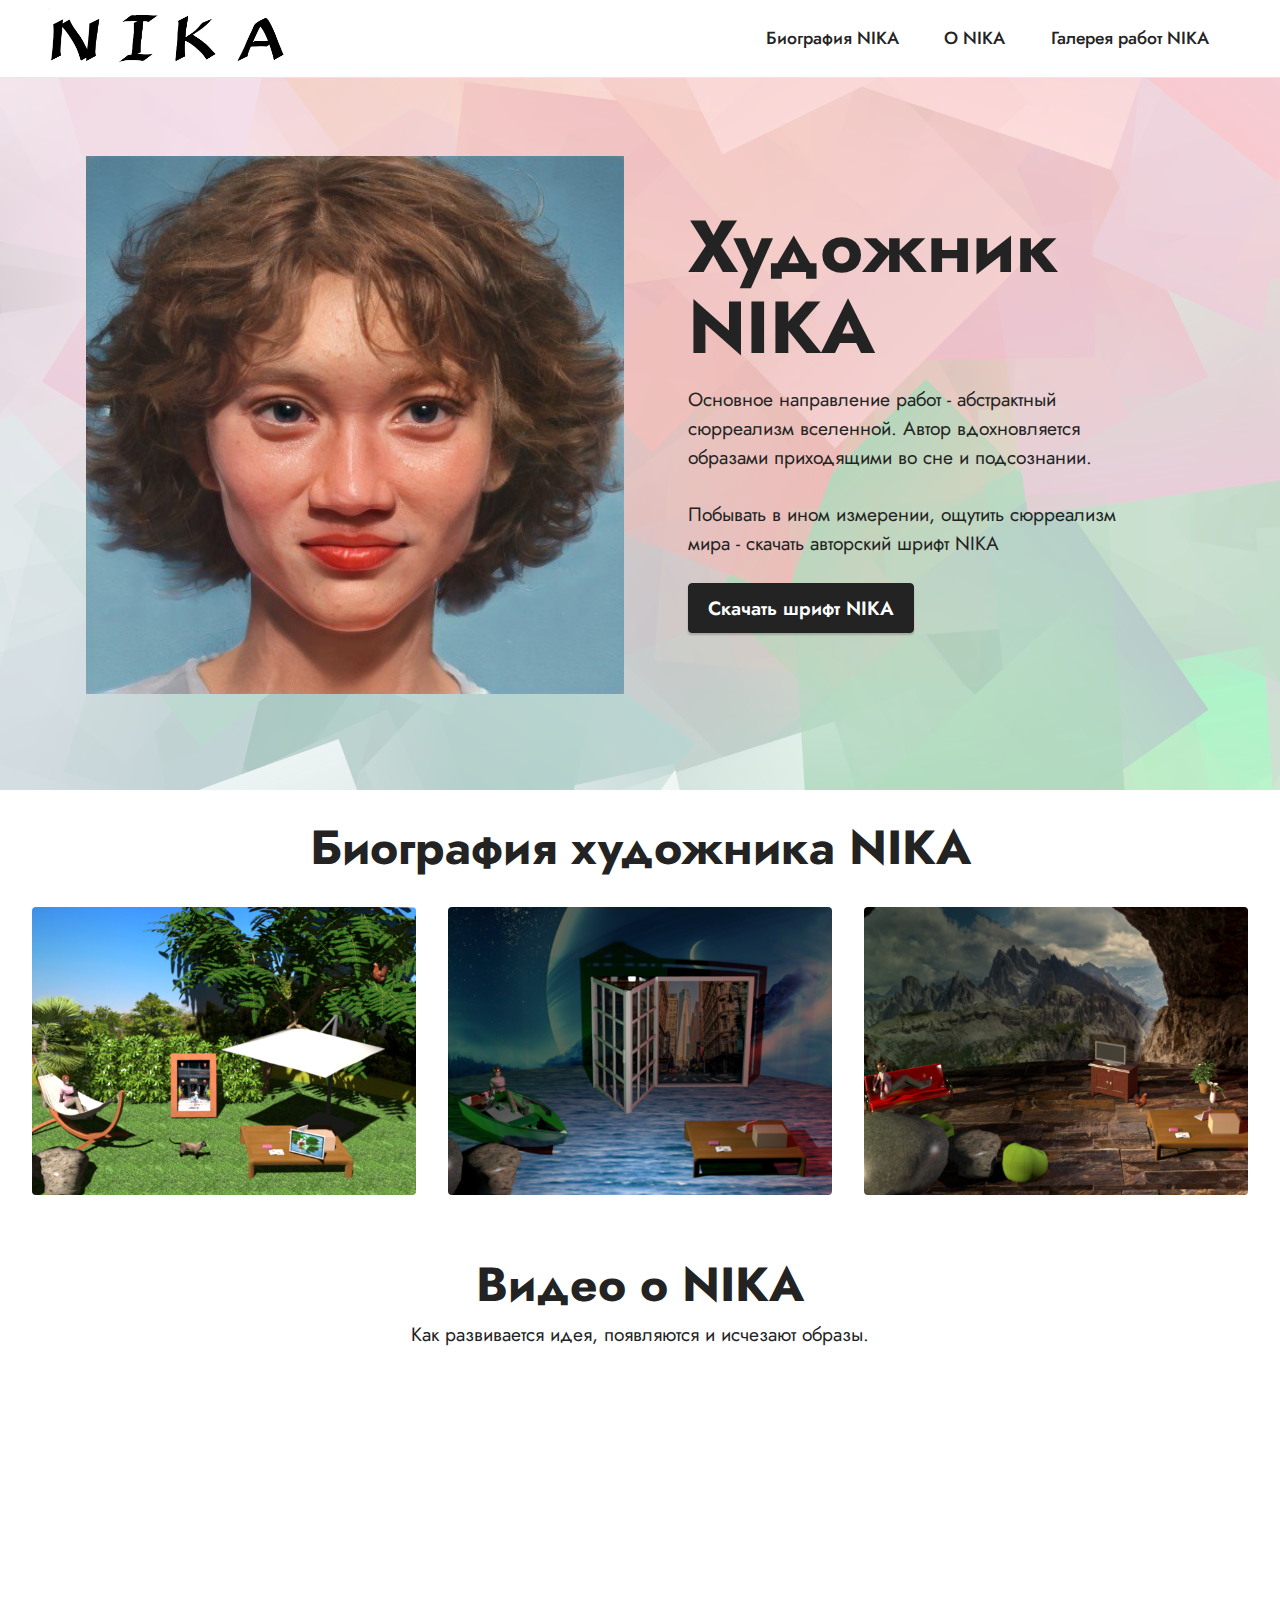
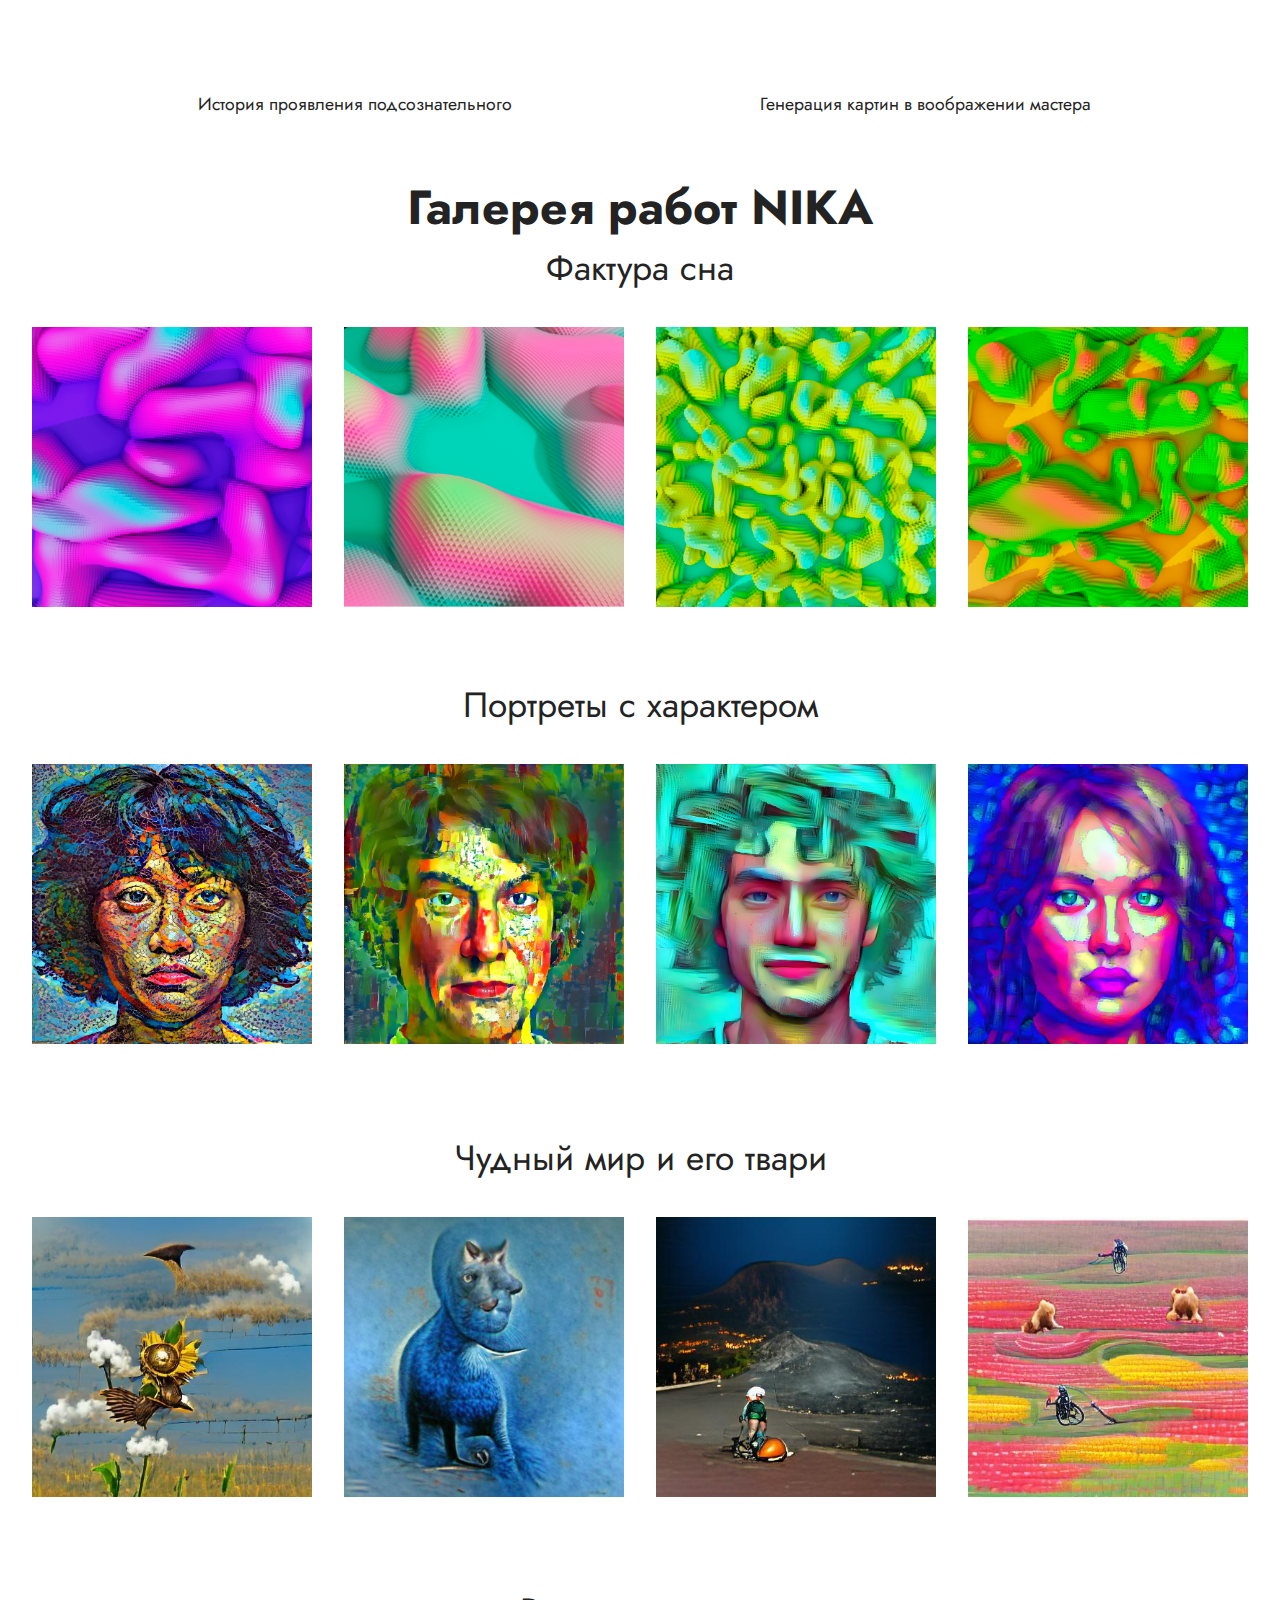
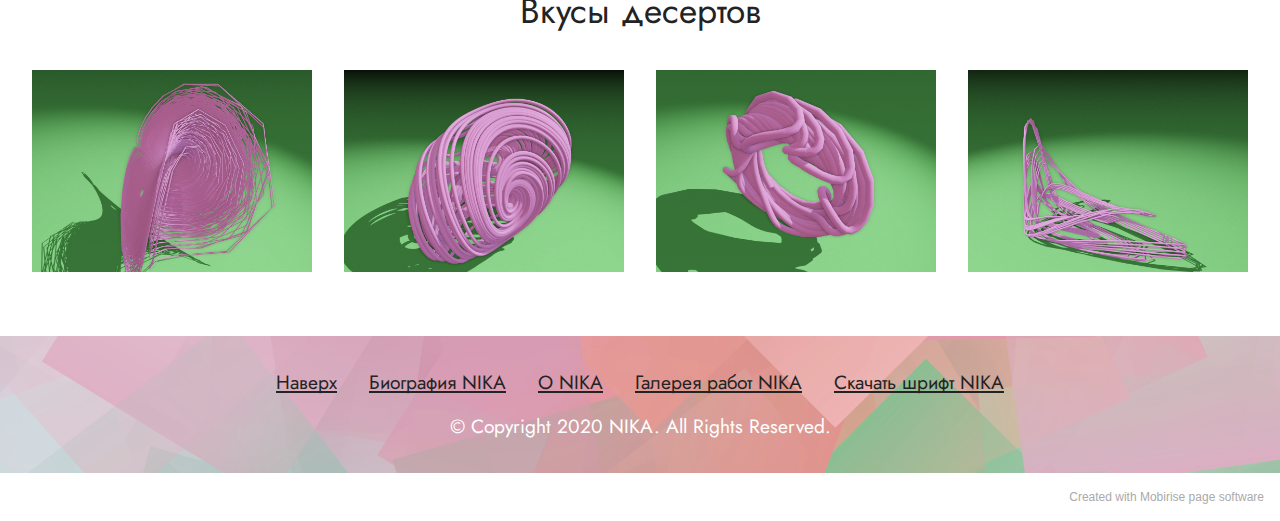
<file: index.html>
<!DOCTYPE html>
<html  >
<head>
  <!-- Site made with Mobirise Website Builder v5.5.5, https://mobirise.com -->
  <meta charset="UTF-8">
  <meta http-equiv="X-UA-Compatible" content="IE=edge">
  <meta name="generator" content="Mobirise v5.5.5, mobirise.com">
  <meta name="viewport" content="width=device-width, initial-scale=1, minimum-scale=1">
  <link rel="shortcut icon" href="assets/images/logo-477x122.PNG" type="image/x-icon">
  <meta name="description" content="">
  
  
  <title>Home</title>
  <link rel="stylesheet" href="assets/web/assets/mobirise-icons2/mobirise2.css">
  <link rel="stylesheet" href="assets/bootstrap/css/bootstrap.min.css">
  <link rel="stylesheet" href="assets/bootstrap/css/bootstrap-grid.min.css">
  <link rel="stylesheet" href="assets/bootstrap/css/bootstrap-reboot.min.css">
  <link rel="stylesheet" href="assets/dropdown/css/style.css">
  <link rel="stylesheet" href="assets/socicon/css/styles.css">
  <link rel="stylesheet" href="assets/theme/css/style.css">
  <link rel="preload" href="https://fonts.googleapis.com/css?family=Jost:100,200,300,400,500,600,700,800,900,100i,200i,300i,400i,500i,600i,700i,800i,900i&display=swap" as="style" onload="this.onload=null;this.rel='stylesheet'">
  <noscript><link rel="stylesheet" href="https://fonts.googleapis.com/css?family=Jost:100,200,300,400,500,600,700,800,900,100i,200i,300i,400i,500i,600i,700i,800i,900i&display=swap"></noscript>
  <link rel="preload" as="style" href="assets/mobirise/css/mbr-additional.css"><link rel="stylesheet" href="assets/mobirise/css/mbr-additional.css" type="text/css">
  
  
  
  
</head>
<body>
  
  <section data-bs-version="5.1" class="menu cid-s48OLK6784" once="menu" id="menu1-h">
    
    <nav class="navbar navbar-dropdown navbar-fixed-top navbar-expand-lg">
        <div class="container-fluid">
            <div class="navbar-brand">
                <span class="navbar-logo">
                    <a href="https://volnaaa.github.io">
                        <img src="assets/images/logo-477x122.PNG" alt="Mobirise" style="height: 3.8rem;">
                    </a>
                </span>
                
            </div>
            <button class="navbar-toggler" type="button" data-toggle="collapse" data-bs-toggle="collapse" data-target="#navbarSupportedContent" data-bs-target="#navbarSupportedContent" aria-controls="navbarNavAltMarkup" aria-expanded="false" aria-label="Toggle navigation">
                <div class="hamburger">
                    <span></span>
                    <span></span>
                    <span></span>
                    <span></span>
                </div>
            </button>
            <div class="collapse navbar-collapse" id="navbarSupportedContent">
                <ul class="navbar-nav nav-dropdown nav-right" data-app-modern-menu="true"><li class="nav-item"><a class="nav-link link text-black text-primary display-4" href="index.html#gallery3-m">Биография NIKA</a></li><li class="nav-item"><a class="nav-link link text-black text-primary display-4" href="index.html#video3-n">О NIKA</a></li><li class="nav-item"><a class="nav-link link text-black text-primary display-4" href="index.html#gallery5-t">Галерея работ NIKA</a></li></ul>
                
                
            </div>
        </div>
    </nav>

</section>

<section data-bs-version="5.1" class="header11 cid-sRZPwpqKM0" id="header11-k">

    

    <div class="mbr-overlay" style="opacity: 0.5; background-color: rgb(255, 255, 255);"></div>

    <div class="container">
        <div class="row justify-content-center">
            <div class="col-12 col-md-6 image-wrapper">
                <img class="w-100" src="assets/images/-4-512x512.jpeg" alt="Mobirise">
            </div>
            <div class="col-12 col-md">
                <div class="text-wrapper text-center">
                    <h1 class="mbr-section-title mbr-fonts-style mb-3 display-1"><strong>Художник NIKA</strong></h1>
                    <p class="mbr-text mbr-fonts-style display-7">Основное направление работ - абстрактный сюрреализм вселенной. Автор вдохновляется образами приходящими во сне и подсознании.<br><br>Побывать в ином измерении, ощутить сюрреализм мира - скачать авторский шрифт NIKA</p>
                    <div class="mbr-section-btn mt-3"><a class="btn btn-black display-7" href="https://github.com/volnaaa/2dart/raw/main/Nika_font.otf">Скачать шрифт NIKA</a></div>
                </div>
            </div>
        </div>
    </div>
</section>

<section data-bs-version="5.1" class="gallery3 cid-sRZVKW2VCv" id="gallery3-m">
    
    
    <div class="container-fluid">
        <div class="mbr-section-head">
            <h4 class="mbr-section-title mbr-fonts-style align-center mb-0 display-2">
                <strong>Биография художника NIKA</strong></h4>
            
        </div>
        <div class="row mt-4">
            <div class="item features-image сol-12 col-md-6 col-lg-4 active">
                <div class="item-wrapper">
                    <div class="item-img">
                        <img src="assets/images/scenes1-3-1139x854.png" alt="" title="" data-slide-to="3" data-bs-slide-to="3">
                    </div>
                    
                    
                </div>
            </div><div class="item features-image сol-12 col-md-6 col-lg-4">
                <div class="item-wrapper">
                    <div class="item-img">
                        <img src="assets/images/scenes2-2-1139x854.png" data-slide-to="1" data-bs-slide-to="1" alt="">
                    </div>
                    
                    
                </div>
            </div><div class="item features-image сol-12 col-md-6 col-lg-4">
                <div class="item-wrapper">
                    <div class="item-img">
                        <img src="assets/images/scenes3-4-1139x854.png" data-slide-to="2" data-bs-slide-to="2" alt="">
                    </div>
                    
                    
                </div>
            </div>
            
            
            
        </div>
    </div>
</section>

<section data-bs-version="5.1" class="video3 cid-sRZYzpdokM" id="video3-n">
    
    
    <div class="container">
        <div class="mbr-section-head">
            <h4 class="mbr-section-title mbr-fonts-style mb-0 display-2">
                <strong>Видео о NIKA</strong></h4>
            <h5 class="mbr-section-subtitle mbr-fonts-style mb-0 mt-2 display-7">Как развивается идея, появляются и исчезают образы.</h5>
        </div>
        <div class="row mt-4">
            <div class="col-12 col-md-6 video-block">
                <div class="video-wrapper"><iframe class="mbr-embedded-video" src="https://www.youtube.com/embed/oQOKAc0DCAE?rel=0&amp;amp;showinfo=0&amp;autoplay=0&amp;loop=0" width="1280" height="720" frameborder="0" allowfullscreen></iframe></div>
                <p class="mbr-text pt-2 mbr-fonts-style display-4">
                    История проявления подсознательного</p>
            </div>
            <div class="col-12 col-md-6 video-block">
                <div class="video-wrapper"><iframe class="mbr-embedded-video" src="https://www.youtube.com/embed/rpCB5D27XSA?rel=0&amp;amp;showinfo=0&amp;autoplay=0&amp;loop=0" width="1280" height="720" frameborder="0" allowfullscreen></iframe></div>
                <p class="mbr-text pt-2 mbr-fonts-style display-4">Генерация картин в воображении мастера</p>
            </div>
        </div>
    </div>
</section>

<section data-bs-version="5.1" class="gallery5 mbr-gallery cid-sS03kuivG4" id="gallery5-t">
    

    

    <div class="container-fluid">
        <div class="mbr-section-head">
            <h3 class="mbr-section-title mbr-fonts-style align-center m-0 display-2"><strong>Галерея работ NIKA</strong></h3>
            <h4 class="mbr-section-subtitle mbr-fonts-style align-center mb-0 mt-2 display-5">Фактура сна</h4>
        </div>
        <div class="row mbr-gallery mt-4">
            <div class="col-12 col-md-6 col-lg-3 item gallery-image active">
                <div class="item-wrapper" data-toggle="modal" data-bs-toggle="modal" data-target="#sS0FmQukzp-modal" data-bs-target="#sS0FmQukzp-modal">
                    <img class="w-100" src="assets/images/biom1-838x838.png" alt="" data-slide-to="0" data-bs-slide-to="0" data-target="#lb-sS0FmQukzp" data-bs-target="#lb-sS0FmQukzp">
                    <div class="icon-wrapper">
                        <span class="mobi-mbri mobi-mbri-search mbr-iconfont mbr-iconfont-btn"></span>
                    </div>
                </div>
                
            </div>
            
            <div class="col-12 col-md-6 col-lg-3 item gallery-image">
                <div class="item-wrapper" data-toggle="modal" data-bs-toggle="modal" data-target="#sS0FmQukzp-modal" data-bs-target="#sS0FmQukzp-modal">
                    <img class="w-100" src="assets/images/biom2-784x784.png" alt="" data-slide-to="1" data-bs-slide-to="1" data-target="#lb-sS0FmQukzp" data-bs-target="#lb-sS0FmQukzp">
                    <div class="icon-wrapper">
                        <span class="mobi-mbri mobi-mbri-search mbr-iconfont mbr-iconfont-btn"></span>
                    </div>
                </div>
                
            </div>
            <div class="col-12 col-md-6 col-lg-3 item gallery-image">
                <div class="item-wrapper" data-toggle="modal" data-bs-toggle="modal" data-target="#sS0FmQukzp-modal" data-bs-target="#sS0FmQukzp-modal">
                    <img class="w-100" src="assets/images/biom3-838x838.png" alt="" data-slide-to="2" data-bs-slide-to="2" data-target="#lb-sS0FmQukzp" data-bs-target="#lb-sS0FmQukzp">
                    <div class="icon-wrapper">
                        <span class="mobi-mbri mobi-mbri-search mbr-iconfont mbr-iconfont-btn"></span>
                    </div>
                </div>
                
            </div><div class="col-12 col-md-6 col-lg-3 item gallery-image">
                <div class="item-wrapper" data-toggle="modal" data-bs-toggle="modal" data-target="#sS0FmQukzp-modal" data-bs-target="#sS0FmQukzp-modal">
                    <img class="w-100" src="assets/images/biom4-838x838.png" alt="" data-slide-to="3" data-bs-slide-to="3" data-target="#lb-sS0FmQukzp" data-bs-target="#lb-sS0FmQukzp">
                    <div class="icon-wrapper">
                        <span class="mobi-mbri mobi-mbri-search mbr-iconfont mbr-iconfont-btn"></span>
                    </div>
                </div>
                
            </div>
        </div>

        <div class="modal mbr-slider" tabindex="-1" role="dialog" aria-hidden="true" id="sS0FmQukzp-modal">
            <div class="modal-dialog" role="document">
                <div class="modal-content">
                    <div class="modal-body">
                        <div class="carousel slide" id="lb-sS0FmQukzp" data-interval="5000" data-bs-interval="5000">
                            <div class="carousel-inner">
                                <div class="carousel-item active">
                                    <img class="d-block w-100" src="assets/images/biom1-838x838.png" alt="">
                                </div>
                                
                                <div class="carousel-item">
                                    <img class="d-block w-100" src="assets/images/biom2-784x784.png" alt="">
                                </div>
                                <div class="carousel-item">
                                    <img class="d-block w-100" src="assets/images/biom3-838x838.png" alt="">
                                </div><div class="carousel-item">
                                    <img class="d-block w-100" src="assets/images/biom4-838x838.png" alt="">
                                </div>
                            </div>
                            <ol class="carousel-indicators">
                                <li data-slide-to="0" data-bs-slide-to="0" class="active" data-target="#lb-sS0FmQukzp" data-bs-target="#lb-sS0FmQukzp"></li>
                                <li data-slide-to="1" data-bs-slide-to="1" data-target="#lb-sS0FmQukzp" data-bs-target="#lb-sS0FmQukzp"></li>
                                <li data-slide-to="2" data-bs-slide-to="2" data-target="#lb-sS0FmQukzp" data-bs-target="#lb-sS0FmQukzp"></li><li data-slide-to="3" data-bs-slide-to="3" data-target="#lb-sS0FmQukzp" data-bs-target="#lb-sS0FmQukzp"></li>
                                
                            </ol>
                            <a role="button" href="" class="close" data-dismiss="modal" data-bs-dismiss="modal" aria-label="Close">
                            </a>
                            <a class="carousel-control-prev carousel-control" role="button" data-slide="prev" data-bs-slide="prev" href="#lb-sS0FmQukzp">
                                <span class="mobi-mbri mobi-mbri-arrow-prev" aria-hidden="true"></span>
                                <span class="sr-only visually-hidden">Previous</span>
                            </a>
                            <a class="carousel-control-next carousel-control" role="button" data-slide="next" data-bs-slide="next" href="#lb-sS0FmQukzp">
                                <span class="mobi-mbri mobi-mbri-arrow-next" aria-hidden="true"></span>
                                <span class="sr-only visually-hidden">Next</span>
                            </a>
                        </div>
                    </div>
                </div>
            </div>
        </div>
    </div>
</section>

<section data-bs-version="5.1" class="gallery5 mbr-gallery cid-sS04qdD0wJ" id="gallery5-u">
    

    

    <div class="container-fluid">
        <div class="mbr-section-head">
            
            <h4 class="mbr-section-subtitle mbr-fonts-style align-center mb-0 mt-2 display-5">Портреты с характером</h4>
        </div>
        <div class="row mbr-gallery mt-4">
            <div class="col-12 col-md-6 col-lg-3 item gallery-image">
                <div class="item-wrapper" data-toggle="modal" data-bs-toggle="modal" data-target="#sS0FmRAd8K-modal" data-bs-target="#sS0FmRAd8K-modal">
                    <img class="w-100" src="assets/images/portrait-afro1-775x775.jpg" alt="" data-slide-to="0" data-bs-slide-to="0" data-target="#lb-sS0FmRAd8K" data-bs-target="#lb-sS0FmRAd8K">
                    <div class="icon-wrapper">
                        <span class="mobi-mbri mobi-mbri-search mbr-iconfont mbr-iconfont-btn"></span>
                    </div>
                </div>
                
            </div>
            <div class="col-12 col-md-6 col-lg-3 item gallery-image">
                <div class="item-wrapper" data-toggle="modal" data-bs-toggle="modal" data-target="#sS0FmRAd8K-modal" data-bs-target="#sS0FmRAd8K-modal">
                    <img class="w-100" src="assets/images/portraitredyegr-775x775.jpg" alt="" data-slide-to="1" data-bs-slide-to="1" data-target="#lb-sS0FmRAd8K" data-bs-target="#lb-sS0FmRAd8K">
                    <div class="icon-wrapper">
                        <span class="mobi-mbri mobi-mbri-search mbr-iconfont mbr-iconfont-btn"></span>
                    </div>
                </div>
                
            </div>
            <div class="col-12 col-md-6 col-lg-3 item gallery-image">
                <div class="item-wrapper" data-toggle="modal" data-bs-toggle="modal" data-target="#sS0FmRAd8K-modal" data-bs-target="#sS0FmRAd8K-modal">
                    <img class="w-100" src="assets/images/portraitcyanman-775x775.jpg" alt="" data-slide-to="2" data-bs-slide-to="2" data-target="#lb-sS0FmRAd8K" data-bs-target="#lb-sS0FmRAd8K">
                    <div class="icon-wrapper">
                        <span class="mobi-mbri mobi-mbri-search mbr-iconfont mbr-iconfont-btn"></span>
                    </div>
                </div>
                
            </div>
            <div class="col-12 col-md-6 col-lg-3 item gallery-image">
                <div class="item-wrapper" data-toggle="modal" data-bs-toggle="modal" data-target="#sS0FmRAd8K-modal" data-bs-target="#sS0FmRAd8K-modal">
                    <img class="w-100" src="assets/images/portrait-eugirl-775x775.jpg" alt="" data-slide-to="3" data-bs-slide-to="3" data-target="#lb-sS0FmRAd8K" data-bs-target="#lb-sS0FmRAd8K">
                    <div class="icon-wrapper">
                        <span class="mobi-mbri mobi-mbri-search mbr-iconfont mbr-iconfont-btn"></span>
                    </div>
                </div>
                
            </div>
        </div>

        <div class="modal mbr-slider" tabindex="-1" role="dialog" aria-hidden="true" id="sS0FmRAd8K-modal">
            <div class="modal-dialog" role="document">
                <div class="modal-content">
                    <div class="modal-body">
                        <div class="carousel slide" id="lb-sS0FmRAd8K" data-interval="5000" data-bs-interval="5000">
                            <div class="carousel-inner">
                                <div class="carousel-item active">
                                    <img class="d-block w-100" src="assets/images/portrait-afro1-775x775.jpg" alt="">
                                </div>
                                <div class="carousel-item">
                                    <img class="d-block w-100" src="assets/images/portraitredyegr-775x775.jpg" alt="">
                                </div>
                                <div class="carousel-item">
                                    <img class="d-block w-100" src="assets/images/portraitcyanman-775x775.jpg" alt="">
                                </div>
                                <div class="carousel-item">
                                    <img class="d-block w-100" src="assets/images/portrait-eugirl-775x775.jpg" alt="">
                                </div>
                            </div>
                            <ol class="carousel-indicators">
                                <li data-slide-to="0" data-bs-slide-to="0" class="active" data-target="#lb-sS0FmRAd8K" data-bs-target="#lb-sS0FmRAd8K"></li>
                                <li data-slide-to="1" data-bs-slide-to="1" data-target="#lb-sS0FmRAd8K" data-bs-target="#lb-sS0FmRAd8K"></li>
                                <li data-slide-to="2" data-bs-slide-to="2" data-target="#lb-sS0FmRAd8K" data-bs-target="#lb-sS0FmRAd8K"></li>
                                <li data-slide-to="3" data-bs-slide-to="3" data-target="#lb-sS0FmRAd8K" data-bs-target="#lb-sS0FmRAd8K"></li>
                            </ol>
                            <a role="button" href="" class="close" data-dismiss="modal" data-bs-dismiss="modal" aria-label="Close">
                            </a>
                            <a class="carousel-control-prev carousel-control" role="button" data-slide="prev" data-bs-slide="prev" href="#lb-sS0FmRAd8K">
                                <span class="mobi-mbri mobi-mbri-arrow-prev" aria-hidden="true"></span>
                                <span class="sr-only visually-hidden">Previous</span>
                            </a>
                            <a class="carousel-control-next carousel-control" role="button" data-slide="next" data-bs-slide="next" href="#lb-sS0FmRAd8K">
                                <span class="mobi-mbri mobi-mbri-arrow-next" aria-hidden="true"></span>
                                <span class="sr-only visually-hidden">Next</span>
                            </a>
                        </div>
                    </div>
                </div>
            </div>
        </div>
    </div>
</section>

<section data-bs-version="5.1" class="gallery5 mbr-gallery cid-sS04QZcQdm" id="gallery5-v">
    

    

    <div class="container-fluid">
        <div class="mbr-section-head">
            
            <h4 class="mbr-section-subtitle mbr-fonts-style align-center mb-0 mt-2 display-5">Чудный мир и его твари</h4>
        </div>
        <div class="row mbr-gallery mt-4">
            <div class="col-12 col-md-6 col-lg-3 item gallery-image">
                <div class="item-wrapper" data-toggle="modal" data-bs-toggle="modal" data-target="#sS0FmSD7QN-modal" data-bs-target="#sS0FmSD7QN-modal">
                    <img class="w-100" src="assets/images/ncafe1-400x400.jpg" alt="" data-slide-to="0" data-bs-slide-to="0" data-target="#lb-sS0FmSD7QN" data-bs-target="#lb-sS0FmSD7QN">
                    <div class="icon-wrapper">
                        <span class="mobi-mbri mobi-mbri-search mbr-iconfont mbr-iconfont-btn"></span>
                    </div>
                </div>
                
            </div>
            <div class="col-12 col-md-6 col-lg-3 item gallery-image">
                <div class="item-wrapper" data-toggle="modal" data-bs-toggle="modal" data-target="#sS0FmSD7QN-modal" data-bs-target="#sS0FmSD7QN-modal">
                    <img class="w-100" src="assets/images/ncafe2-400x400.jpg" alt="" data-slide-to="1" data-bs-slide-to="1" data-target="#lb-sS0FmSD7QN" data-bs-target="#lb-sS0FmSD7QN">
                    <div class="icon-wrapper">
                        <span class="mobi-mbri mobi-mbri-search mbr-iconfont mbr-iconfont-btn"></span>
                    </div>
                </div>
                
            </div>
            <div class="col-12 col-md-6 col-lg-3 item gallery-image">
                <div class="item-wrapper" data-toggle="modal" data-bs-toggle="modal" data-target="#sS0FmSD7QN-modal" data-bs-target="#sS0FmSD7QN-modal">
                    <img class="w-100" src="assets/images/ncafe3-400x400.jpg" alt="" data-slide-to="2" data-bs-slide-to="2" data-target="#lb-sS0FmSD7QN" data-bs-target="#lb-sS0FmSD7QN">
                    <div class="icon-wrapper">
                        <span class="mobi-mbri mobi-mbri-search mbr-iconfont mbr-iconfont-btn"></span>
                    </div>
                </div>
                
            </div>
            <div class="col-12 col-md-6 col-lg-3 item gallery-image">
                <div class="item-wrapper" data-toggle="modal" data-bs-toggle="modal" data-target="#sS0FmSD7QN-modal" data-bs-target="#sS0FmSD7QN-modal">
                    <img class="w-100" src="assets/images/ncafe4-400x400.jpg" alt="" data-slide-to="3" data-bs-slide-to="3" data-target="#lb-sS0FmSD7QN" data-bs-target="#lb-sS0FmSD7QN">
                    <div class="icon-wrapper">
                        <span class="mobi-mbri mobi-mbri-search mbr-iconfont mbr-iconfont-btn"></span>
                    </div>
                </div>
                
            </div>
        </div>

        <div class="modal mbr-slider" tabindex="-1" role="dialog" aria-hidden="true" id="sS0FmSD7QN-modal">
            <div class="modal-dialog" role="document">
                <div class="modal-content">
                    <div class="modal-body">
                        <div class="carousel slide" id="lb-sS0FmSD7QN" data-interval="5000" data-bs-interval="5000">
                            <div class="carousel-inner">
                                <div class="carousel-item active">
                                    <img class="d-block w-100" src="assets/images/ncafe1-400x400.jpg" alt="">
                                </div>
                                <div class="carousel-item">
                                    <img class="d-block w-100" src="assets/images/ncafe2-400x400.jpg" alt="">
                                </div>
                                <div class="carousel-item">
                                    <img class="d-block w-100" src="assets/images/ncafe3-400x400.jpg" alt="">
                                </div>
                                <div class="carousel-item">
                                    <img class="d-block w-100" src="assets/images/ncafe4-400x400.jpg" alt="">
                                </div>
                            </div>
                            <ol class="carousel-indicators">
                                <li data-slide-to="0" data-bs-slide-to="0" class="active" data-target="#lb-sS0FmSD7QN" data-bs-target="#lb-sS0FmSD7QN"></li>
                                <li data-slide-to="1" data-bs-slide-to="1" data-target="#lb-sS0FmSD7QN" data-bs-target="#lb-sS0FmSD7QN"></li>
                                <li data-slide-to="2" data-bs-slide-to="2" data-target="#lb-sS0FmSD7QN" data-bs-target="#lb-sS0FmSD7QN"></li>
                                <li data-slide-to="3" data-bs-slide-to="3" data-target="#lb-sS0FmSD7QN" data-bs-target="#lb-sS0FmSD7QN"></li>
                            </ol>
                            <a role="button" href="" class="close" data-dismiss="modal" data-bs-dismiss="modal" aria-label="Close">
                            </a>
                            <a class="carousel-control-prev carousel-control" role="button" data-slide="prev" data-bs-slide="prev" href="#lb-sS0FmSD7QN">
                                <span class="mobi-mbri mobi-mbri-arrow-prev" aria-hidden="true"></span>
                                <span class="sr-only visually-hidden">Previous</span>
                            </a>
                            <a class="carousel-control-next carousel-control" role="button" data-slide="next" data-bs-slide="next" href="#lb-sS0FmSD7QN">
                                <span class="mobi-mbri mobi-mbri-arrow-next" aria-hidden="true"></span>
                                <span class="sr-only visually-hidden">Next</span>
                            </a>
                        </div>
                    </div>
                </div>
            </div>
        </div>
    </div>
</section>

<section data-bs-version="5.1" class="gallery5 mbr-gallery cid-sS05BYFjlc" id="gallery5-w">
    

    

    <div class="container-fluid">
        <div class="mbr-section-head">
            
            <h4 class="mbr-section-subtitle mbr-fonts-style align-center mb-0 mt-2 display-5">Вкусы десертов</h4>
        </div>
        <div class="row mbr-gallery mt-4">
            <div class="col-12 col-md-6 col-lg-3 item gallery-image">
                <div class="item-wrapper" data-toggle="modal" data-bs-toggle="modal" data-target="#sS0FmTz8XR-modal" data-bs-target="#sS0FmTz8XR-modal">
                    <img class="w-100" src="assets/images/attractor-2-838x388.png" alt="" data-slide-to="0" data-bs-slide-to="0" data-target="#lb-sS0FmTz8XR" data-bs-target="#lb-sS0FmTz8XR">
                    <div class="icon-wrapper">
                        <span class="mobi-mbri mobi-mbri-search mbr-iconfont mbr-iconfont-btn"></span>
                    </div>
                </div>
                
            </div>
            <div class="col-12 col-md-6 col-lg-3 item gallery-image">
                <div class="item-wrapper" data-toggle="modal" data-bs-toggle="modal" data-target="#sS0FmTz8XR-modal" data-bs-target="#sS0FmTz8XR-modal">
                    <img class="w-100" src="assets/images/attractor-5-838x388.png" alt="" data-slide-to="1" data-bs-slide-to="1" data-target="#lb-sS0FmTz8XR" data-bs-target="#lb-sS0FmTz8XR">
                    <div class="icon-wrapper">
                        <span class="mobi-mbri mobi-mbri-search mbr-iconfont mbr-iconfont-btn"></span>
                    </div>
                </div>
                
            </div>
            <div class="col-12 col-md-6 col-lg-3 item gallery-image">
                <div class="item-wrapper" data-toggle="modal" data-bs-toggle="modal" data-target="#sS0FmTz8XR-modal" data-bs-target="#sS0FmTz8XR-modal">
                    <img class="w-100" src="assets/images/attractor-3-838x388.png" alt="" data-slide-to="2" data-bs-slide-to="2" data-target="#lb-sS0FmTz8XR" data-bs-target="#lb-sS0FmTz8XR">
                    <div class="icon-wrapper">
                        <span class="mobi-mbri mobi-mbri-search mbr-iconfont mbr-iconfont-btn"></span>
                    </div>
                </div>
                
            </div>
            <div class="col-12 col-md-6 col-lg-3 item gallery-image">
                <div class="item-wrapper" data-toggle="modal" data-bs-toggle="modal" data-target="#sS0FmTz8XR-modal" data-bs-target="#sS0FmTz8XR-modal">
                    <img class="w-100" src="assets/images/attractor-1-838x388.png" alt="" data-slide-to="3" data-bs-slide-to="3" data-target="#lb-sS0FmTz8XR" data-bs-target="#lb-sS0FmTz8XR">
                    <div class="icon-wrapper">
                        <span class="mobi-mbri mobi-mbri-search mbr-iconfont mbr-iconfont-btn"></span>
                    </div>
                </div>
                
            </div>
        </div>

        <div class="modal mbr-slider" tabindex="-1" role="dialog" aria-hidden="true" id="sS0FmTz8XR-modal">
            <div class="modal-dialog" role="document">
                <div class="modal-content">
                    <div class="modal-body">
                        <div class="carousel slide" id="lb-sS0FmTz8XR" data-interval="5000" data-bs-interval="5000">
                            <div class="carousel-inner">
                                <div class="carousel-item active">
                                    <img class="d-block w-100" src="assets/images/attractor-2-838x388.png" alt="">
                                </div>
                                <div class="carousel-item">
                                    <img class="d-block w-100" src="assets/images/attractor-5-838x388.png" alt="">
                                </div>
                                <div class="carousel-item">
                                    <img class="d-block w-100" src="assets/images/attractor-3-838x388.png" alt="">
                                </div>
                                <div class="carousel-item">
                                    <img class="d-block w-100" src="assets/images/attractor-1-838x388.png" alt="">
                                </div>
                            </div>
                            <ol class="carousel-indicators">
                                <li data-slide-to="0" data-bs-slide-to="0" class="active" data-target="#lb-sS0FmTz8XR" data-bs-target="#lb-sS0FmTz8XR"></li>
                                <li data-slide-to="1" data-bs-slide-to="1" data-target="#lb-sS0FmTz8XR" data-bs-target="#lb-sS0FmTz8XR"></li>
                                <li data-slide-to="2" data-bs-slide-to="2" data-target="#lb-sS0FmTz8XR" data-bs-target="#lb-sS0FmTz8XR"></li>
                                <li data-slide-to="3" data-bs-slide-to="3" data-target="#lb-sS0FmTz8XR" data-bs-target="#lb-sS0FmTz8XR"></li>
                            </ol>
                            <a role="button" href="" class="close" data-dismiss="modal" data-bs-dismiss="modal" aria-label="Close">
                            </a>
                            <a class="carousel-control-prev carousel-control" role="button" data-slide="prev" data-bs-slide="prev" href="#lb-sS0FmTz8XR">
                                <span class="mobi-mbri mobi-mbri-arrow-prev" aria-hidden="true"></span>
                                <span class="sr-only visually-hidden">Previous</span>
                            </a>
                            <a class="carousel-control-next carousel-control" role="button" data-slide="next" data-bs-slide="next" href="#lb-sS0FmTz8XR">
                                <span class="mobi-mbri mobi-mbri-arrow-next" aria-hidden="true"></span>
                                <span class="sr-only visually-hidden">Next</span>
                            </a>
                        </div>
                    </div>
                </div>
            </div>
        </div>
    </div>
</section>

<section data-bs-version="5.1" class="footer3 cid-s48P1Icc8J mbr-reveal" once="footers" id="footer3-i">

    

    <div class="mbr-overlay" style="opacity: 0.2; background-color: rgb(255, 255, 255);"></div>

    <div class="container">
        <div class="media-container-row align-center mbr-white">
            <div class="row row-links">
                <ul class="foot-menu">
                    
                    
                    
                    
                    
                <li class="foot-menu-item mbr-fonts-style display-7"><a href="#top" class="text-black">Наверх</a></li><li class="foot-menu-item mbr-fonts-style display-7"><a href="index.html#gallery3-m" class="text-black text-primary">Биография NIKA</a></li><li class="foot-menu-item mbr-fonts-style display-7"><a href="index.html#video3-n" class="text-black text-primary">О NIKA</a></li><li class="foot-menu-item mbr-fonts-style display-7"><a href="index.html#gallery5-t" class="text-black text-primary">Галерея работ NIKA</a></li><li class="foot-menu-item mbr-fonts-style display-7"><a href="#top" class="text-black">Скачать шрифт NIKA</a></li></ul>
            </div>
            
            <div class="row row-copirayt">
                <p class="mbr-text mb-0 mbr-fonts-style mbr-white align-center display-7">
                    © Copyright 2020 NIKA. All Rights Reserved.
                </p>
            </div>
        </div>
    </div>
</section><section style="background-color: #fff; font-family: -apple-system, BlinkMacSystemFont, 'Segoe UI', 'Roboto', 'Helvetica Neue', Arial, sans-serif; color:#aaa; font-size:12px; padding: 0; align-items: center; display: flex;"><a href="https://mobirise.site/q" style="flex: 1 1; height: 3rem; padding-left: 1rem;"></a><p style="flex: 0 0 auto; margin:0; padding-right:1rem;">Created with Mobirise <a href="https://mobirise.site/j" style="color:#aaa;">page</a> software</p></section><script src="assets/bootstrap/js/bootstrap.bundle.min.js"></script>  <script src="assets/smoothscroll/smooth-scroll.js"></script>  <script src="assets/ytplayer/index.js"></script>  <script src="assets/playervimeo/vimeo_player.js"></script>  <script src="assets/dropdown/js/navbar-dropdown.js"></script>  <script src="assets/theme/js/script.js"></script>  
  
  
</body>
</html>
</file>
<file: assets/web/assets/mobirise-icons2/mobirise2.css>
@font-face {
  font-family: 'Moririse2';
  font-display: swap;
  src:  url('mobirise2.eot?f2bix4');
  src:  url('mobirise2.eot?f2bix4#iefix') format('embedded-opentype'),
    url('mobirise2.ttf?f2bix4') format('truetype'),
    url('mobirise2.woff?f2bix4') format('woff'),
    url('mobirise2.svg?f2bix4#mobirise2') format('svg');
  font-weight: normal;
  font-style: normal;
}

[class^="mobi-"], [class*=" mobi-"] {
  /* use !important to prevent issues with browser extensions that change fonts */
  font-family: 'Moririse2' !important;
  speak: none;
  font-style: normal;
  font-weight: normal;
  font-variant: normal;
  text-transform: none;
  line-height: 1;

  /* Better Font Rendering =========== */
  -webkit-font-smoothing: antialiased;
  -moz-osx-font-smoothing: grayscale;
}

.mobi-mbri-add-submenu:before {
  content: "\e900";
}
.mobi-mbri-alert:before {
  content: "\e901";
}
.mobi-mbri-align-center:before {
  content: "\e902";
}
.mobi-mbri-align-justify:before {
  content: "\e903";
}
.mobi-mbri-align-left:before {
  content: "\e904";
}
.mobi-mbri-align-right:before {
  content: "\e905";
}
.mobi-mbri-android:before {
  content: "\e906";
}
.mobi-mbri-apple:before {
  content: "\e907";
}
.mobi-mbri-arrow-down:before {
  content: "\e908";
}
.mobi-mbri-arrow-next:before {
  content: "\e909";
}
.mobi-mbri-arrow-prev:before {
  content: "\e90a";
}
.mobi-mbri-arrow-up:before {
  content: "\e90b";
}
.mobi-mbri-bold:before {
  content: "\e90c";
}
.mobi-mbri-bookmark:before {
  content: "\e90d";
}
.mobi-mbri-bootstrap:before {
  content: "\e90e";
}
.mobi-mbri-briefcase:before {
  content: "\e90f";
}
.mobi-mbri-browse:before {
  content: "\e910";
}
.mobi-mbri-bulleted-list:before {
  content: "\e911";
}
.mobi-mbri-calendar:before {
  content: "\e912";
}
.mobi-mbri-camera:before {
  content: "\e913";
}
.mobi-mbri-cart-add:before {
  content: "\e914";
}
.mobi-mbri-cart-full:before {
  content: "\e915";
}
.mobi-mbri-cash:before {
  content: "\e916";
}
.mobi-mbri-change-style:before {
  content: "\e917";
}
.mobi-mbri-chat:before {
  content: "\e918";
}
.mobi-mbri-clock:before {
  content: "\e919";
}
.mobi-mbri-close:before {
  content: "\e91a";
}
.mobi-mbri-cloud:before {
  content: "\e91b";
}
.mobi-mbri-code:before {
  content: "\e91c";
}
.mobi-mbri-contact-form:before {
  content: "\e91d";
}
.mobi-mbri-credit-card:before {
  content: "\e91e";
}
.mobi-mbri-cursor-click:before {
  content: "\e91f";
}
.mobi-mbri-cust-feedback:before {
  content: "\e920";
}
.mobi-mbri-database:before {
  content: "\e921";
}
.mobi-mbri-delivery:before {
  content: "\e922";
}
.mobi-mbri-desktop:before {
  content: "\e923";
}
.mobi-mbri-devices:before {
  content: "\e924";
}
.mobi-mbri-down:before {
  content: "\e925";
}
.mobi-mbri-download-2:before {
  content: "\e926";
}
.mobi-mbri-download:before {
  content: "\e927";
}
.mobi-mbri-drag-n-drop-2:before {
  content: "\e928";
}
.mobi-mbri-drag-n-drop:before {
  content: "\e929";
}
.mobi-mbri-edit-2:before {
  content: "\e92a";
}
.mobi-mbri-edit:before {
  content: "\e92b";
}
.mobi-mbri-error:before {
  content: "\e92c";
}
.mobi-mbri-extension:before {
  content: "\e92d";
}
.mobi-mbri-features:before {
  content: "\e92e";
}
.mobi-mbri-file:before {
  content: "\e92f";
}
.mobi-mbri-flag:before {
  content: "\e930";
}
.mobi-mbri-folder:before {
  content: "\e931";
}
.mobi-mbri-gift:before {
  content: "\e932";
}
.mobi-mbri-github:before {
  content: "\e933";
}
.mobi-mbri-globe-2:before {
  content: "\e934";
}
.mobi-mbri-globe:before {
  content: "\e935";
}
.mobi-mbri-growing-chart:before {
  content: "\e936";
}
.mobi-mbri-hearth:before {
  content: "\e937";
}
.mobi-mbri-help:before {
  content: "\e938";
}
.mobi-mbri-home:before {
  content: "\e939";
}
.mobi-mbri-hot-cup:before {
  content: "\e93a";
}
.mobi-mbri-idea:before {
  content: "\e93b";
}
.mobi-mbri-image-gallery:before {
  content: "\e93c";
}
.mobi-mbri-image-slider:before {
  content: "\e93d";
}
.mobi-mbri-info:before {
  content: "\e93e";
}
.mobi-mbri-italic:before {
  content: "\e93f";
}
.mobi-mbri-key:before {
  content: "\e940";
}
.mobi-mbri-laptop:before {
  content: "\e941";
}
.mobi-mbri-layers:before {
  content: "\e942";
}
.mobi-mbri-left-right:before {
  content: "\e943";
}
.mobi-mbri-left:before {
  content: "\e944";
}
.mobi-mbri-letter:before {
  content: "\e945";
}
.mobi-mbri-like:before {
  content: "\e946";
}
.mobi-mbri-link:before {
  content: "\e947";
}
.mobi-mbri-lock:before {
  content: "\e948";
}
.mobi-mbri-login:before {
  content: "\e949";
}
.mobi-mbri-logout:before {
  content: "\e94a";
}
.mobi-mbri-magic-stick:before {
  content: "\e94b";
}
.mobi-mbri-map-pin:before {
  content: "\e94c";
}
.mobi-mbri-menu:before {
  content: "\e94d";
}
.mobi-mbri-mobile-2:before {
  content: "\e94e";
}
.mobi-mbri-mobile-horizontal:before {
  content: "\e94f";
}
.mobi-mbri-mobile:before {
  content: "\e950";
}
.mobi-mbri-mobirise:before {
  content: "\e951";
}
.mobi-mbri-more-horizontal:before {
  content: "\e952";
}
.mobi-mbri-more-vertical:before {
  content: "\e953";
}
.mobi-mbri-music:before {
  content: "\e954";
}
.mobi-mbri-new-file:before {
  content: "\e955";
}
.mobi-mbri-numbered-list:before {
  content: "\e956";
}
.mobi-mbri-opened-folder:before {
  content: "\e957";
}
.mobi-mbri-pages:before {
  content: "\e958";
}
.mobi-mbri-paper-plane:before {
  content: "\e959";
}
.mobi-mbri-paperclip:before {
  content: "\e95a";
}
.mobi-mbri-phone:before {
  content: "\e95b";
}
.mobi-mbri-photo:before {
  content: "\e95c";
}
.mobi-mbri-photos:before {
  content: "\e95d";
}
.mobi-mbri-pin:before {
  content: "\e95e";
}
.mobi-mbri-play:before {
  content: "\e95f";
}
.mobi-mbri-plus:before {
  content: "\e960";
}
.mobi-mbri-preview:before {
  content: "\e961";
}
.mobi-mbri-print:before {
  content: "\e962";
}
.mobi-mbri-protect:before {
  content: "\e963";
}
.mobi-mbri-question:before {
  content: "\e964";
}
.mobi-mbri-quote-left:before {
  content: "\e965";
}
.mobi-mbri-quote-right:before {
  content: "\e966";
}
.mobi-mbri-redo:before {
  content: "\e967";
}
.mobi-mbri-refresh:before {
  content: "\e968";
}
.mobi-mbri-responsive-2:before {
  content: "\e969";
}
.mobi-mbri-responsive:before {
  content: "\e96a";
}
.mobi-mbri-right:before {
  content: "\e96b";
}
.mobi-mbri-rocket:before {
  content: "\e96c";
}
.mobi-mbri-sad-face:before {
  content: "\e96d";
}
.mobi-mbri-sale:before {
  content: "\e96e";
}
.mobi-mbri-save:before {
  content: "\e96f";
}
.mobi-mbri-search:before {
  content: "\e970";
}
.mobi-mbri-setting-2:before {
  content: "\e971";
}
.mobi-mbri-setting-3:before {
  content: "\e972";
}
.mobi-mbri-setting:before {
  content: "\e973";
}
.mobi-mbri-share:before {
  content: "\e974";
}
.mobi-mbri-shopping-bag:before {
  content: "\e975";
}
.mobi-mbri-shopping-basket:before {
  content: "\e976";
}
.mobi-mbri-shopping-cart:before {
  content: "\e977";
}
.mobi-mbri-sites:before {
  content: "\e978";
}
.mobi-mbri-smile-face:before {
  content: "\e979";
}
.mobi-mbri-speed:before {
  content: "\e97a";
}
.mobi-mbri-star:before {
  content: "\e97b";
}
.mobi-mbri-success:before {
  content: "\e97c";
}
.mobi-mbri-sun:before {
  content: "\e97d";
}
.mobi-mbri-sun2:before {
  content: "\e97e";
}
.mobi-mbri-tablet-vertical:before {
  content: "\e97f";
}
.mobi-mbri-tablet:before {
  content: "\e980";
}
.mobi-mbri-target:before {
  content: "\e981";
}
.mobi-mbri-timer:before {
  content: "\e982";
}
.mobi-mbri-to-ftp:before {
  content: "\e983";
}
.mobi-mbri-to-local-drive:before {
  content: "\e984";
}
.mobi-mbri-touch-swipe:before {
  content: "\e985";
}
.mobi-mbri-touch:before {
  content: "\e986";
}
.mobi-mbri-trash:before {
  content: "\e987";
}
.mobi-mbri-underline:before {
  content: "\e988";
}
.mobi-mbri-undo:before {
  content: "\e989";
}
.mobi-mbri-unlink:before {
  content: "\e98a";
}
.mobi-mbri-unlock:before {
  content: "\e98b";
}
.mobi-mbri-up-down:before {
  content: "\e98c";
}
.mobi-mbri-up:before {
  content: "\e98d";
}
.mobi-mbri-update:before {
  content: "\e98e";
}
.mobi-mbri-upload-2:before {
  content: "\e98f";
}
.mobi-mbri-upload:before {
  content: "\e990";
}
.mobi-mbri-user-2:before {
  content: "\e991";
}
.mobi-mbri-user:before {
  content: "\e992";
}
.mobi-mbri-users:before {
  content: "\e993";
}
.mobi-mbri-video-play:before {
  content: "\e994";
}
.mobi-mbri-video:before {
  content: "\e995";
}
.mobi-mbri-watch:before {
  content: "\e996";
}
.mobi-mbri-website-theme-2:before {
  content: "\e997";
}
.mobi-mbri-website-theme:before {
  content: "\e998";
}
.mobi-mbri-wifi:before {
  content: "\e999";
}
.mobi-mbri-windows:before {
  content: "\e99a";
}
.mobi-mbri-zoom-in:before {
  content: "\e99b";
}
.mobi-mbri-zoom-out:before {
  content: "\e99c";
}
</file>
<file: assets/dropdown/css/style.css>
.navbar-dropdown {
  left: 0;
  padding: 0;
  position: absolute;
  right: 0;
  top: 0;
  transition: all 0.45s ease;
  z-index: 1030;
  background: #282828; }
  .navbar-dropdown .navbar-logo {
    margin-right: 0.8rem;
    transition: margin 0.3s ease-in-out;
    vertical-align: middle; }
    .navbar-dropdown .navbar-logo img {
      height: 3.125rem;
      transition: all 0.3s ease-in-out; }
    .navbar-dropdown .navbar-logo.mbr-iconfont {
      font-size: 3.125rem;
      line-height: 3.125rem; }
  .navbar-dropdown .navbar-caption {
    font-weight: 700;
    white-space: normal;
    vertical-align: -4px;
    line-height: 3.125rem !important; }
    .navbar-dropdown .navbar-caption, .navbar-dropdown .navbar-caption:hover {
      color: inherit;
      text-decoration: none; }
  .navbar-dropdown .mbr-iconfont + .navbar-caption {
    vertical-align: -1px; }
  .navbar-dropdown.navbar-fixed-top {
    position: fixed; }
  .navbar-dropdown .navbar-brand span {
    vertical-align: -4px; }
  .navbar-dropdown.bg-color.transparent {
    background: none; }
  .navbar-dropdown.navbar-short .navbar-brand {
    padding: 0.625rem 0; }
    .navbar-dropdown.navbar-short .navbar-brand span {
      vertical-align: -1px; }
  .navbar-dropdown.navbar-short .navbar-caption {
    line-height: 2.375rem !important;
    vertical-align: -2px; }
  .navbar-dropdown.navbar-short .navbar-logo {
    margin-right: 0.5rem; }
    .navbar-dropdown.navbar-short .navbar-logo img {
      height: 2.375rem; }
    .navbar-dropdown.navbar-short .navbar-logo.mbr-iconfont {
      font-size: 2.375rem;
      line-height: 2.375rem; }
  .navbar-dropdown.navbar-short .mbr-table-cell {
    height: 3.625rem; }
  .navbar-dropdown .navbar-close {
    left: 0.6875rem;
    position: fixed;
    top: 0.75rem;
    z-index: 1000; }
  .navbar-dropdown .hamburger-icon {
    content: "";
    display: inline-block;
    vertical-align: middle;
    width: 16px;
    -webkit-box-shadow: 0 -6px 0 1px #282828,0 0 0 1px #282828,0 6px 0 1px #282828;
    -moz-box-shadow: 0 -6px 0 1px #282828,0 0 0 1px #282828,0 6px 0 1px #282828;
    box-shadow: 0 -6px 0 1px #282828,0 0 0 1px #282828,0 6px 0 1px #282828; }

.dropdown-menu .dropdown-toggle[data-toggle="dropdown-submenu"]::after {
  border-bottom: 0.35em solid transparent;
  border-left: 0.35em solid;
  border-right: 0;
  border-top: 0.35em solid transparent;
  margin-left: 0.3rem; }

.dropdown-menu .dropdown-item:focus {
  outline: 0; }

.nav-dropdown {
  font-size: 0.75rem;
  font-weight: 500;
  height: auto !important; }
  .nav-dropdown .nav-btn {
    padding-left: 1rem; }
  .nav-dropdown .link {
    margin: .667em 1.667em;
    font-weight: 500;
    padding: 0;
    transition: color .2s ease-in-out; }
    .nav-dropdown .link.dropdown-toggle {
      margin-right: 2.583em; }
      .nav-dropdown .link.dropdown-toggle::after {
        margin-left: .25rem;
        border-top: 0.35em solid;
        border-right: 0.35em solid transparent;
        border-left: 0.35em solid transparent;
        border-bottom: 0; }
      .nav-dropdown .link.dropdown-toggle[aria-expanded="true"] {
        margin: 0;
        padding: 0.667em 3.263em  0.667em 1.667em; }
  .nav-dropdown .link::after,
  .nav-dropdown .dropdown-item::after {
    color: inherit; }
  .nav-dropdown .btn {
    font-size: 0.75rem;
    font-weight: 700;
    letter-spacing: 0;
    margin-bottom: 0;
    padding-left: 1.25rem;
    padding-right: 1.25rem; }
  .nav-dropdown .dropdown-menu {
    border-radius: 0;
    border: 0;
    left: 0;
    margin: 0;
    padding-bottom: 1.25rem;
    padding-top: 1.25rem;
    position: relative; }
  .nav-dropdown .dropdown-submenu {
    margin-left: 0.125rem;
    top: 0; }
  .nav-dropdown .dropdown-item {
    font-weight: 500;
    line-height: 2;
    padding: 0.3846em 4.615em 0.3846em 1.5385em;
    position: relative;
    transition: color .2s ease-in-out, background-color .2s ease-in-out; }
    .nav-dropdown .dropdown-item::after {
      margin-top: -0.3077em;
      position: absolute;
      right: 1.1538em;
      top: 50%; }
    .nav-dropdown .dropdown-item:focus, .nav-dropdown .dropdown-item:hover {
      background: none; }

@media (max-width: 767px) {
  .nav-dropdown.navbar-toggleable-sm {
    bottom: 0;
    display: none;
    left: 0;
    overflow-x: hidden;
    position: fixed;
    top: 0;
    transform: translateX(-100%);
    -ms-transform: translateX(-100%);
    -webkit-transform: translateX(-100%);
    width: 18.75rem;
    z-index: 999; } }
.nav-dropdown.navbar-toggleable-xl {
  bottom: 0;
  display: none;
  left: 0;
  overflow-x: hidden;
  position: fixed;
  top: 0;
  transform: translateX(-100%);
  -ms-transform: translateX(-100%);
  -webkit-transform: translateX(-100%);
  width: 18.75rem;
  z-index: 999; }

.nav-dropdown-sm {
  display: block !important;
  overflow-x: hidden;
  overflow: auto;
  padding-top: 3.875rem; }
  .nav-dropdown-sm::after {
    content: "";
    display: block;
    height: 3rem;
    width: 100%; }
  .nav-dropdown-sm.collapse.in ~ .navbar-close {
    display: block !important; }
  .nav-dropdown-sm.collapsing, .nav-dropdown-sm.collapse.in {
    transform: translateX(0);
    -ms-transform: translateX(0);
    -webkit-transform: translateX(0);
    transition: all 0.25s ease-out;
    -webkit-transition: all 0.25s ease-out;
    background: #282828; }
  .nav-dropdown-sm.collapsing[aria-expanded="false"] {
    transform: translateX(-100%);
    -ms-transform: translateX(-100%);
    -webkit-transform: translateX(-100%); }
  .nav-dropdown-sm .nav-item {
    display: block;
    margin-left: 0 !important;
    padding-left: 0; }
  .nav-dropdown-sm .link,
  .nav-dropdown-sm .dropdown-item {
    border-top: 1px dotted rgba(255, 255, 255, 0.1);
    font-size: 0.8125rem;
    line-height: 1.6;
    margin: 0 !important;
    padding: 0.875rem 2.4rem 0.875rem 1.5625rem !important;
    position: relative;
    white-space: normal; }
    .nav-dropdown-sm .link:focus, .nav-dropdown-sm .link:hover,
    .nav-dropdown-sm .dropdown-item:focus,
    .nav-dropdown-sm .dropdown-item:hover {
      background: rgba(0, 0, 0, 0.2) !important;
      color: #c0a375; }
  .nav-dropdown-sm .nav-btn {
    position: relative;
    padding: 1.5625rem 1.5625rem 0 1.5625rem; }
    .nav-dropdown-sm .nav-btn::before {
      border-top: 1px dotted rgba(255, 255, 255, 0.1);
      content: "";
      left: 0;
      position: absolute;
      top: 0;
      width: 100%; }
    .nav-dropdown-sm .nav-btn + .nav-btn {
      padding-top: 0.625rem; }
      .nav-dropdown-sm .nav-btn + .nav-btn::before {
        display: none; }
  .nav-dropdown-sm .btn {
    padding: 0.625rem 0; }
  .nav-dropdown-sm .dropdown-toggle[data-toggle="dropdown-submenu"]::after {
    margin-left: .25rem;
    border-top: 0.35em solid;
    border-right: 0.35em solid transparent;
    border-left: 0.35em solid transparent;
    border-bottom: 0; }
  .nav-dropdown-sm .dropdown-toggle[data-toggle="dropdown-submenu"][aria-expanded="true"]::after {
    border-top: 0;
    border-right: 0.35em solid transparent;
    border-left: 0.35em solid transparent;
    border-bottom: 0.35em solid; }
  .nav-dropdown-sm .dropdown-menu {
    margin: 0;
    padding: 0;
    position: relative;
    top: 0;
    left: 0;
    width: 100%;
    border: 0;
    float: none;
    border-radius: 0;
    background: none; }
  .nav-dropdown-sm .dropdown-submenu {
    left: 100%;
    margin-left: 0.125rem;
    margin-top: -1.25rem;
    top: 0; }

.navbar-toggleable-sm .nav-dropdown .dropdown-menu {
  position: absolute; }

.navbar-toggleable-sm .nav-dropdown .dropdown-submenu {
  left: 100%;
  margin-left: 0.125rem;
  margin-top: -1.25rem;
  top: 0; }

.navbar-toggleable-sm.opened .nav-dropdown .dropdown-menu {
  position: relative; }

.navbar-toggleable-sm.opened .nav-dropdown .dropdown-submenu {
  left: 0;
  margin-left: 00rem;
  margin-top: 0rem;
  top: 0; }

.is-builder .nav-dropdown.collapsing {
  transition: none !important; }
</file>
<file: assets/socicon/css/styles.css>
@charset "UTF-8";

@font-face {
  font-family: 'Socicon';
  src:  url('../fonts/socicon.eot');
  src:  url('../fonts/socicon.eot?#iefix') format('embedded-opentype'),
    url('../fonts/socicon.woff2') format('woff2'),
    url('../fonts/socicon.ttf') format('truetype'),
    url('../fonts/socicon.woff') format('woff'),
    url('../fonts/socicon.svg#socicon') format('svg');
  font-weight: normal;
  font-style: normal;
  font-display: swap;
}

[data-icon]:before {
  font-family: "socicon" !important;
  content: attr(data-icon);
  font-style: normal !important;
  font-weight: normal !important;
  font-variant: normal !important;
  text-transform: none !important;
  speak: none;
  line-height: 1;
  -webkit-font-smoothing: antialiased;
  -moz-osx-font-smoothing: grayscale;
}

[class^="socicon-"], [class*=" socicon-"] {
  /* use !important to prevent issues with browser extensions that change fonts */
  font-family: 'Socicon' !important;
  speak: none;
  font-style: normal;
  font-weight: normal;
  font-variant: normal;
  text-transform: none;
  line-height: 1;

  /* Better Font Rendering =========== */
  -webkit-font-smoothing: antialiased;
  -moz-osx-font-smoothing: grayscale;
}

.socicon-eitaa:before {
  content: "\e97c";
}
.socicon-soroush:before {
  content: "\e97d";
}
.socicon-bale:before {
  content: "\e97e";
}
.socicon-zazzle:before {
  content: "\e97b";
}
.socicon-society6:before {
  content: "\e97a";
}
.socicon-redbubble:before {
  content: "\e979";
}
.socicon-avvo:before {
  content: "\e978";
}
.socicon-stitcher:before {
  content: "\e977";
}
.socicon-googlehangouts:before {
  content: "\e974";
}
.socicon-dlive:before {
  content: "\e975";
}
.socicon-vsco:before {
  content: "\e976";
}
.socicon-flipboard:before {
  content: "\e973";
}
.socicon-ubuntu:before {
  content: "\e958";
}
.socicon-artstation:before {
  content: "\e959";
}
.socicon-invision:before {
  content: "\e95a";
}
.socicon-torial:before {
  content: "\e95b";
}
.socicon-collectorz:before {
  content: "\e95c";
}
.socicon-seenthis:before {
  content: "\e95d";
}
.socicon-googleplaymusic:before {
  content: "\e95e";
}
.socicon-debian:before {
  content: "\e95f";
}
.socicon-filmfreeway:before {
  content: "\e960";
}
.socicon-gnome:before {
  content: "\e961";
}
.socicon-itchio:before {
  content: "\e962";
}
.socicon-jamendo:before {
  content: "\e963";
}
.socicon-mix:before {
  content: "\e964";
}
.socicon-sharepoint:before {
  content: "\e965";
}
.socicon-tinder:before {
  content: "\e966";
}
.socicon-windguru:before {
  content: "\e967";
}
.socicon-cdbaby:before {
  content: "\e968";
}
.socicon-elementaryos:before {
  content: "\e969";
}
.socicon-stage32:before {
  content: "\e96a";
}
.socicon-tiktok:before {
  content: "\e96b";
}
.socicon-gitter:before {
  content: "\e96c";
}
.socicon-letterboxd:before {
  content: "\e96d";
}
.socicon-threema:before {
  content: "\e96e";
}
.socicon-splice:before {
  content: "\e96f";
}
.socicon-metapop:before {
  content: "\e970";
}
.socicon-naver:before {
  content: "\e971";
}
.socicon-remote:before {
  content: "\e972";
}
.socicon-internet:before {
  content: "\e957";
}
.socicon-moddb:before {
  content: "\e94b";
}
.socicon-indiedb:before {
  content: "\e94c";
}
.socicon-traxsource:before {
  content: "\e94d";
}
.socicon-gamefor:before {
  content: "\e94e";
}
.socicon-pixiv:before {
  content: "\e94f";
}
.socicon-myanimelist:before {
  content: "\e950";
}
.socicon-blackberry:before {
  content: "\e951";
}
.socicon-wickr:before {
  content: "\e952";
}
.socicon-spip:before {
  content: "\e953";
}
.socicon-napster:before {
  content: "\e954";
}
.socicon-beatport:before {
  content: "\e955";
}
.socicon-hackerone:before {
  content: "\e956";
}
.socicon-hackernews:before {
  content: "\e946";
}
.socicon-smashwords:before {
  content: "\e947";
}
.socicon-kobo:before {
  content: "\e948";
}
.socicon-bookbub:before {
  content: "\e949";
}
.socicon-mailru:before {
  content: "\e94a";
}
.socicon-gitlab:before {
  content: "\e945";
}
.socicon-instructables:before {
  content: "\e944";
}
.socicon-portfolio:before {
  content: "\e943";
}
.socicon-codered:before {
  content: "\e940";
}
.socicon-origin:before {
  content: "\e941";
}
.socicon-nextdoor:before {
  content: "\e942";
}
.socicon-udemy:before {
  content: "\e93f";
}
.socicon-livemaster:before {
  content: "\e93e";
}
.socicon-crunchbase:before {
  content: "\e93b";
}
.socicon-homefy:before {
  content: "\e93c";
}
.socicon-calendly:before {
  content: "\e93d";
}
.socicon-realtor:before {
  content: "\e90f";
}
.socicon-tidal:before {
  content: "\e910";
}
.socicon-qobuz:before {
  content: "\e911";
}
.socicon-natgeo:before {
  content: "\e912";
}
.socicon-mastodon:before {
  content: "\e913";
}
.socicon-unsplash:before {
  content: "\e914";
}
.socicon-homeadvisor:before {
  content: "\e915";
}
.socicon-angieslist:before {
  content: "\e916";
}
.socicon-codepen:before {
  content: "\e917";
}
.socicon-slack:before {
  content: "\e918";
}
.socicon-openaigym:before {
  content: "\e919";
}
.socicon-logmein:before {
  content: "\e91a";
}
.socicon-fiverr:before {
  content: "\e91b";
}
.socicon-gotomeeting:before {
  content: "\e91c";
}
.socicon-aliexpress:before {
  content: "\e91d";
}
.socicon-guru:before {
  content: "\e91e";
}
.socicon-appstore:before {
  content: "\e91f";
}
.socicon-homes:before {
  content: "\e920";
}
.socicon-zoom:before {
  content: "\e921";
}
.socicon-alibaba:before {
  content: "\e922";
}
.socicon-craigslist:before {
  content: "\e923";
}
.socicon-wix:before {
  content: "\e924";
}
.socicon-redfin:before {
  content: "\e925";
}
.socicon-googlecalendar:before {
  content: "\e926";
}
.socicon-shopify:before {
  content: "\e927";
}
.socicon-freelancer:before {
  content: "\e928";
}
.socicon-seedrs:before {
  content: "\e929";
}
.socicon-bing:before {
  content: "\e92a";
}
.socicon-doodle:before {
  content: "\e92b";
}
.socicon-bonanza:before {
  content: "\e92c";
}
.socicon-squarespace:before {
  content: "\e92d";
}
.socicon-toptal:before {
  content: "\e92e";
}
.socicon-gust:before {
  content: "\e92f";
}
.socicon-ask:before {
  content: "\e930";
}
.socicon-trulia:before {
  content: "\e931";
}
.socicon-loomly:before {
  content: "\e932";
}
.socicon-ghost:before {
  content: "\e933";
}
.socicon-upwork:before {
  content: "\e934";
}
.socicon-fundable:before {
  content: "\e935";
}
.socicon-booking:before {
  content: "\e936";
}
.socicon-googlemaps:before {
  content: "\e937";
}
.socicon-zillow:before {
  content: "\e938";
}
.socicon-niconico:before {
  content: "\e939";
}
.socicon-toneden:before {
  content: "\e93a";
}
.socicon-augment:before {
  content: "\e908";
}
.socicon-bitbucket:before {
  content: "\e909";
}
.socicon-fyuse:before {
  content: "\e90a";
}
.socicon-yt-gaming:before {
  content: "\e90b";
}
.socicon-sketchfab:before {
  content: "\e90c";
}
.socicon-mobcrush:before {
  content: "\e90d";
}
.socicon-microsoft:before {
  content: "\e90e";
}
.socicon-pandora:before {
  content: "\e907";
}
.socicon-messenger:before {
  content: "\e906";
}
.socicon-gamewisp:before {
  content: "\e905";
}
.socicon-bloglovin:before {
  content: "\e904";
}
.socicon-tunein:before {
  content: "\e903";
}
.socicon-gamejolt:before {
  content: "\e901";
}
.socicon-trello:before {
  content: "\e902";
}
.socicon-spreadshirt:before {
  content: "\e900";
}
.socicon-500px:before {
  content: "\e000";
}
.socicon-8tracks:before {
  content: "\e001";
}
.socicon-airbnb:before {
  content: "\e002";
}
.socicon-alliance:before {
  content: "\e003";
}
.socicon-amazon:before {
  content: "\e004";
}
.socicon-amplement:before {
  content: "\e005";
}
.socicon-android:before {
  content: "\e006";
}
.socicon-angellist:before {
  content: "\e007";
}
.socicon-apple:before {
  content: "\e008";
}
.socicon-appnet:before {
  content: "\e009";
}
.socicon-baidu:before {
  content: "\e00a";
}
.socicon-bandcamp:before {
  content: "\e00b";
}
.socicon-battlenet:before {
  content: "\e00c";
}
.socicon-mixer:before {
  content: "\e00d";
}
.socicon-bebee:before {
  content: "\e00e";
}
.socicon-bebo:before {
  content: "\e00f";
}
.socicon-behance:before {
  content: "\e010";
}
.socicon-blizzard:before {
  content: "\e011";
}
.socicon-blogger:before {
  content: "\e012";
}
.socicon-buffer:before {
  content: "\e013";
}
.socicon-chrome:before {
  content: "\e014";
}
.socicon-coderwall:before {
  content: "\e015";
}
.socicon-curse:before {
  content: "\e016";
}
.socicon-dailymotion:before {
  content: "\e017";
}
.socicon-deezer:before {
  content: "\e018";
}
.socicon-delicious:before {
  content: "\e019";
}
.socicon-deviantart:before {
  content: "\e01a";
}
.socicon-diablo:before {
  content: "\e01b";
}
.socicon-digg:before {
  content: "\e01c";
}
.socicon-discord:before {
  content: "\e01d";
}
.socicon-disqus:before {
  content: "\e01e";
}
.socicon-douban:before {
  content: "\e01f";
}
.socicon-draugiem:before {
  content: "\e020";
}
.socicon-dribbble:before {
  content: "\e021";
}
.socicon-drupal:before {
  content: "\e022";
}
.socicon-ebay:before {
  content: "\e023";
}
.socicon-ello:before {
  content: "\e024";
}
.socicon-endomodo:before {
  content: "\e025";
}
.socicon-envato:before {
  content: "\e026";
}
.socicon-etsy:before {
  content: "\e027";
}
.socicon-facebook:before {
  content: "\e028";
}
.socicon-feedburner:before {
  content: "\e029";
}
.socicon-filmweb:before {
  content: "\e02a";
}
.socicon-firefox:before {
  content: "\e02b";
}
.socicon-flattr:before {
  content: "\e02c";
}
.socicon-flickr:before {
  content: "\e02d";
}
.socicon-formulr:before {
  content: "\e02e";
}
.socicon-forrst:before {
  content: "\e02f";
}
.socicon-foursquare:before {
  content: "\e030";
}
.socicon-friendfeed:before {
  content: "\e031";
}
.socicon-github:before {
  content: "\e032";
}
.socicon-goodreads:before {
  content: "\e033";
}
.socicon-google:before {
  content: "\e034";
}
.socicon-googlescholar:before {
  content: "\e035";
}
.socicon-googlegroups:before {
  content: "\e036";
}
.socicon-googlephotos:before {
  content: "\e037";
}
.socicon-googleplus:before {
  content: "\e038";
}
.socicon-grooveshark:before {
  content: "\e039";
}
.socicon-hackerrank:before {
  content: "\e03a";
}
.socicon-hearthstone:before {
  content: "\e03b";
}
.socicon-hellocoton:before {
  content: "\e03c";
}
.socicon-heroes:before {
  content: "\e03d";
}
.socicon-smashcast:before {
  content: "\e03e";
}
.socicon-horde:before {
  content: "\e03f";
}
.socicon-houzz:before {
  content: "\e040";
}
.socicon-icq:before {
  content: "\e041";
}
.socicon-identica:before {
  content: "\e042";
}
.socicon-imdb:before {
  content: "\e043";
}
.socicon-instagram:before {
  content: "\e044";
}
.socicon-issuu:before {
  content: "\e045";
}
.socicon-istock:before {
  content: "\e046";
}
.socicon-itunes:before {
  content: "\e047";
}
.socicon-keybase:before {
  content: "\e048";
}
.socicon-lanyrd:before {
  content: "\e049";
}
.socicon-lastfm:before {
  content: "\e04a";
}
.socicon-line:before {
  content: "\e04b";
}
.socicon-linkedin:before {
  content: "\e04c";
}
.socicon-livejournal:before {
  content: "\e04d";
}
.socicon-lyft:before {
  content: "\e04e";
}
.socicon-macos:before {
  content: "\e04f";
}
.socicon-mail:before {
  content: "\e050";
}
.socicon-medium:before {
  content: "\e051";
}
.socicon-meetup:before {
  content: "\e052";
}
.socicon-mixcloud:before {
  content: "\e053";
}
.socicon-modelmayhem:before {
  content: "\e054";
}
.socicon-mumble:before {
  content: "\e055";
}
.socicon-myspace:before {
  content: "\e056";
}
.socicon-newsvine:before {
  content: "\e057";
}
.socicon-nintendo:before {
  content: "\e058";
}
.socicon-npm:before {
  content: "\e059";
}
.socicon-odnoklassniki:before {
  content: "\e05a";
}
.socicon-openid:before {
  content: "\e05b";
}
.socicon-opera:before {
  content: "\e05c";
}
.socicon-outlook:before {
  content: "\e05d";
}
.socicon-overwatch:before {
  content: "\e05e";
}
.socicon-patreon:before {
  content: "\e05f";
}
.socicon-paypal:before {
  content: "\e060";
}
.socicon-periscope:before {
  content: "\e061";
}
.socicon-persona:before {
  content: "\e062";
}
.socicon-pinterest:before {
  content: "\e063";
}
.socicon-play:before {
  content: "\e064";
}
.socicon-player:before {
  content: "\e065";
}
.socicon-playstation:before {
  content: "\e066";
}
.socicon-pocket:before {
  content: "\e067";
}
.socicon-qq:before {
  content: "\e068";
}
.socicon-quora:before {
  content: "\e069";
}
.socicon-raidcall:before {
  content: "\e06a";
}
.socicon-ravelry:before {
  content: "\e06b";
}
.socicon-reddit:before {
  content: "\e06c";
}
.socicon-renren:before {
  content: "\e06d";
}
.socicon-researchgate:before {
  content: "\e06e";
}
.socicon-residentadvisor:before {
  content: "\e06f";
}
.socicon-reverbnation:before {
  content: "\e070";
}
.socicon-rss:before {
  content: "\e071";
}
.socicon-sharethis:before {
  content: "\e072";
}
.socicon-skype:before {
  content: "\e073";
}
.socicon-slideshare:before {
  content: "\e074";
}
.socicon-smugmug:before {
  content: "\e075";
}
.socicon-snapchat:before {
  content: "\e076";
}
.socicon-songkick:before {
  content: "\e077";
}
.socicon-soundcloud:before {
  content: "\e078";
}
.socicon-spotify:before {
  content: "\e079";
}
.socicon-stackexchange:before {
  content: "\e07a";
}
.socicon-stackoverflow:before {
  content: "\e07b";
}
.socicon-starcraft:before {
  content: "\e07c";
}
.socicon-stayfriends:before {
  content: "\e07d";
}
.socicon-steam:before {
  content: "\e07e";
}
.socicon-storehouse:before {
  content: "\e07f";
}
.socicon-strava:before {
  content: "\e080";
}
.socicon-streamjar:before {
  content: "\e081";
}
.socicon-stumbleupon:before {
  content: "\e082";
}
.socicon-swarm:before {
  content: "\e083";
}
.socicon-teamspeak:before {
  content: "\e084";
}
.socicon-teamviewer:before {
  content: "\e085";
}
.socicon-technorati:before {
  content: "\e086";
}
.socicon-telegram:before {
  content: "\e087";
}
.socicon-tripadvisor:before {
  content: "\e088";
}
.socicon-tripit:before {
  content: "\e089";
}
.socicon-triplej:before {
  content: "\e08a";
}
.socicon-tumblr:before {
  content: "\e08b";
}
.socicon-twitch:before {
  content: "\e08c";
}
.socicon-twitter:before {
  content: "\e08d";
}
.socicon-uber:before {
  content: "\e08e";
}
.socicon-ventrilo:before {
  content: "\e08f";
}
.socicon-viadeo:before {
  content: "\e090";
}
.socicon-viber:before {
  content: "\e091";
}
.socicon-viewbug:before {
  content: "\e092";
}
.socicon-vimeo:before {
  content: "\e093";
}
.socicon-vine:before {
  content: "\e094";
}
.socicon-vkontakte:before {
  content: "\e095";
}
.socicon-warcraft:before {
  content: "\e096";
}
.socicon-wechat:before {
  content: "\e097";
}
.socicon-weibo:before {
  content: "\e098";
}
.socicon-whatsapp:before {
  content: "\e099";
}
.socicon-wikipedia:before {
  content: "\e09a";
}
.socicon-windows:before {
  content: "\e09b";
}
.socicon-wordpress:before {
  content: "\e09c";
}
.socicon-wykop:before {
  content: "\e09d";
}
.socicon-xbox:before {
  content: "\e09e";
}
.socicon-xing:before {
  content: "\e09f";
}
.socicon-yahoo:before {
  content: "\e0a0";
}
.socicon-yammer:before {
  content: "\e0a1";
}
.socicon-yandex:before {
  content: "\e0a2";
}
.socicon-yelp:before {
  content: "\e0a3";
}
.socicon-younow:before {
  content: "\e0a4";
}
.socicon-youtube:before {
  content: "\e0a5";
}
.socicon-zapier:before {
  content: "\e0a6";
}
.socicon-zerply:before {
  content: "\e0a7";
}
.socicon-zomato:before {
  content: "\e0a8";
}
.socicon-zynga:before {
  content: "\e0a9";
}
</file>
<file: assets/theme/css/style.css>
@charset "UTF-8";
section {
  background-color: #ffffff;
}

body {
  font-style: normal;
  line-height: 1.5;
  font-weight: 400;
  color: #232323;
  position: relative;
}

button {
  background-color: transparent;
  border-color: transparent;
}

section,
.container,
.container-fluid {
  position: relative;
  word-wrap: break-word;
}

a.mbr-iconfont:hover {
  text-decoration: none;
}

.article .lead p,
.article .lead ul,
.article .lead ol,
.article .lead pre,
.article .lead blockquote {
  margin-bottom: 0;
}

a {
  font-style: normal;
  font-weight: 400;
  cursor: pointer;
}
a, a:hover {
  text-decoration: none;
}

.mbr-section-title {
  font-style: normal;
  line-height: 1.3;
}

.mbr-section-subtitle {
  line-height: 1.3;
}

.mbr-text {
  font-style: normal;
  line-height: 1.7;
}

h1,
h2,
h3,
h4,
h5,
h6,
.display-1,
.display-2,
.display-4,
.display-5,
.display-7,
span,
p,
a {
  line-height: 1;
  word-break: break-word;
  word-wrap: break-word;
  font-weight: 400;
}

b,
strong {
  font-weight: bold;
}

input:-webkit-autofill, input:-webkit-autofill:hover, input:-webkit-autofill:focus, input:-webkit-autofill:active {
  transition-delay: 9999s;
  -webkit-transition-property: background-color, color;
  transition-property: background-color, color;
}

textarea[type=hidden] {
  display: none;
}

section {
  background-position: 50% 50%;
  background-repeat: no-repeat;
  background-size: cover;
}
section .mbr-background-video,
section .mbr-background-video-preview {
  position: absolute;
  bottom: 0;
  left: 0;
  right: 0;
  top: 0;
}

.hidden {
  visibility: hidden;
}

.mbr-z-index20 {
  z-index: 20;
}

/*! Base colors */
.mbr-white {
  color: #ffffff;
}

.mbr-black {
  color: #111111;
}

.mbr-bg-white {
  background-color: #ffffff;
}

.mbr-bg-black {
  background-color: #000000;
}

/*! Text-aligns */
.align-left {
  text-align: left;
}

.align-center {
  text-align: center;
}

.align-right {
  text-align: right;
}

/*! Font-weight  */
.mbr-light {
  font-weight: 300;
}

.mbr-regular {
  font-weight: 400;
}

.mbr-semibold {
  font-weight: 500;
}

.mbr-bold {
  font-weight: 700;
}

/*! Media  */
.media-content {
  flex-basis: 100%;
}

.media-container-row {
  display: flex;
  flex-direction: row;
  flex-wrap: wrap;
  justify-content: center;
  align-content: center;
  align-items: start;
}
.media-container-row .media-size-item {
  width: 400px;
}

.media-container-column {
  display: flex;
  flex-direction: column;
  flex-wrap: wrap;
  justify-content: center;
  align-content: center;
  align-items: stretch;
}
.media-container-column > * {
  width: 100%;
}

@media (min-width: 992px) {
  .media-container-row {
    flex-wrap: nowrap;
  }
}
figure {
  margin-bottom: 0;
  overflow: hidden;
}

figure[mbr-media-size] {
  transition: width 0.1s;
}

img,
iframe {
  display: block;
  width: 100%;
}

.card {
  background-color: transparent;
  border: none;
}

.card-box {
  width: 100%;
}

.card-img {
  text-align: center;
  flex-shrink: 0;
  -webkit-flex-shrink: 0;
}

.media {
  max-width: 100%;
  margin: 0 auto;
}

.mbr-figure {
  align-self: center;
}

.media-container > div {
  max-width: 100%;
}

.mbr-figure img,
.card-img img {
  width: 100%;
}

@media (max-width: 991px) {
  .media-size-item {
    width: auto !important;
  }

  .media {
    width: auto;
  }

  .mbr-figure {
    width: 100% !important;
  }
}
/*! Buttons */
.mbr-section-btn {
  margin-left: -0.6rem;
  margin-right: -0.6rem;
  font-size: 0;
}

.btn {
  font-weight: 600;
  border-width: 1px;
  font-style: normal;
  margin: 0.6rem 0.6rem;
  white-space: normal;
  transition: all 0.2s ease-in-out;
  display: inline-flex;
  align-items: center;
  justify-content: center;
  word-break: break-word;
}

.btn-sm {
  font-weight: 600;
  letter-spacing: 0px;
  transition: all 0.3s ease-in-out;
}

.btn-md {
  font-weight: 600;
  letter-spacing: 0px;
  transition: all 0.3s ease-in-out;
}

.btn-lg {
  font-weight: 600;
  letter-spacing: 0px;
  transition: all 0.3s ease-in-out;
}

.btn-form {
  margin: 0;
}
.btn-form:hover {
  cursor: pointer;
}

nav .mbr-section-btn {
  margin-left: 0rem;
  margin-right: 0rem;
}

/*! Btn icon margin */
.btn .mbr-iconfont,
.btn.btn-sm .mbr-iconfont {
  order: 1;
  cursor: pointer;
  margin-left: 0.5rem;
  vertical-align: sub;
}

.btn.btn-md .mbr-iconfont,
.btn.btn-md .mbr-iconfont {
  margin-left: 0.8rem;
}

.mbr-regular {
  font-weight: 400;
}

.mbr-semibold {
  font-weight: 500;
}

.mbr-bold {
  font-weight: 700;
}

[type=submit] {
  -webkit-appearance: none;
}

/*! Full-screen */
.mbr-fullscreen .mbr-overlay {
  min-height: 100vh;
}

.mbr-fullscreen {
  display: flex;
  display: -moz-flex;
  display: -ms-flex;
  display: -o-flex;
  align-items: center;
  min-height: 100vh;
  padding-top: 3rem;
  padding-bottom: 3rem;
}

/*! Map */
.map {
  height: 25rem;
  position: relative;
}
.map iframe {
  width: 100%;
  height: 100%;
}

/*! Scroll to top arrow */
.mbr-arrow-up {
  bottom: 25px;
  right: 90px;
  position: fixed;
  text-align: right;
  z-index: 5000;
  color: #ffffff;
  font-size: 22px;
}

.mbr-arrow-up a {
  background: rgba(0, 0, 0, 0.2);
  border-radius: 50%;
  color: #fff;
  display: inline-block;
  height: 60px;
  width: 60px;
  border: 2px solid #fff;
  outline-style: none !important;
  position: relative;
  text-decoration: none;
  transition: all 0.3s ease-in-out;
  cursor: pointer;
  text-align: center;
}
.mbr-arrow-up a:hover {
  background-color: rgba(0, 0, 0, 0.4);
}
.mbr-arrow-up a i {
  line-height: 60px;
}

.mbr-arrow-up-icon {
  display: block;
  color: #fff;
}

.mbr-arrow-up-icon::before {
  content: "›";
  display: inline-block;
  font-family: serif;
  font-size: 22px;
  line-height: 1;
  font-style: normal;
  position: relative;
  top: 6px;
  left: -4px;
  transform: rotate(-90deg);
}

/*! Arrow Down */
.mbr-arrow {
  position: absolute;
  bottom: 45px;
  left: 50%;
  width: 60px;
  height: 60px;
  cursor: pointer;
  background-color: rgba(80, 80, 80, 0.5);
  border-radius: 50%;
  transform: translateX(-50%);
}
@media (max-width: 767px) {
  .mbr-arrow {
    display: none;
  }
}
.mbr-arrow > a {
  display: inline-block;
  text-decoration: none;
  outline-style: none;
  -webkit-animation: arrowdown 1.7s ease-in-out infinite;
          animation: arrowdown 1.7s ease-in-out infinite;
  color: #ffffff;
}
.mbr-arrow > a > i {
  position: absolute;
  top: -2px;
  left: 15px;
  font-size: 2rem;
}

#scrollToTop a i::before {
  content: "";
  position: absolute;
  display: block;
  border-bottom: 2.5px solid #fff;
  border-left: 2.5px solid #fff;
  width: 27.8%;
  height: 27.8%;
  left: 50%;
  top: 51%;
  transform: translateY(-30%) translateX(-50%) rotate(135deg);
}

@keyframes arrowdown {
  0% {
    transform: translateY(0px);
  }
  50% {
    transform: translateY(-5px);
  }
  100% {
    transform: translateY(0px);
  }
}
@-webkit-keyframes arrowdown {
  0% {
    transform: translateY(0px);
  }
  50% {
    transform: translateY(-5px);
  }
  100% {
    transform: translateY(0px);
  }
}
@media (max-width: 500px) {
  .mbr-arrow-up {
    left: 0;
    right: 0;
    text-align: center;
  }
}
/*Gradients animation*/
@keyframes gradient-animation {
  from {
    background-position: 0% 100%;
    -webkit-animation-timing-function: ease-in-out;
            animation-timing-function: ease-in-out;
  }
  to {
    background-position: 100% 0%;
    -webkit-animation-timing-function: ease-in-out;
            animation-timing-function: ease-in-out;
  }
}
@-webkit-keyframes gradient-animation {
  from {
    background-position: 0% 100%;
    -webkit-animation-timing-function: ease-in-out;
            animation-timing-function: ease-in-out;
  }
  to {
    background-position: 100% 0%;
    -webkit-animation-timing-function: ease-in-out;
            animation-timing-function: ease-in-out;
  }
}
.bg-gradient {
  background-size: 200% 200%;
  animation: gradient-animation 5s infinite alternate;
  -webkit-animation: gradient-animation 5s infinite alternate;
}

.menu .navbar-brand {
  display: -webkit-flex;
}
.menu .navbar-brand span {
  display: flex;
  display: -webkit-flex;
}
.menu .navbar-brand .navbar-caption-wrap {
  display: -webkit-flex;
}
.menu .navbar-brand .navbar-logo img {
  display: -webkit-flex;
  width: auto;
}
@media (min-width: 768px) and (max-width: 991px) {
  .menu .navbar-toggleable-sm .navbar-nav {
    display: -ms-flexbox;
  }
}
@media (max-width: 991px) {
  .menu .navbar-collapse {
    max-height: 93.5vh;
  }
  .menu .navbar-collapse.show {
    overflow: auto;
  }
}
@media (min-width: 992px) {
  .menu .navbar-nav.nav-dropdown {
    display: -webkit-flex;
  }
  .menu .navbar-toggleable-sm .navbar-collapse {
    display: -webkit-flex !important;
  }
  .menu .collapsed .navbar-collapse {
    max-height: 93.5vh;
  }
  .menu .collapsed .navbar-collapse.show {
    overflow: auto;
  }
}
@media (max-width: 767px) {
  .menu .navbar-collapse {
    max-height: 80vh;
  }
}

.nav-link .mbr-iconfont {
  margin-right: 0.5rem;
}

.navbar {
  display: -webkit-flex;
  -webkit-flex-wrap: wrap;
  -webkit-align-items: center;
  -webkit-justify-content: space-between;
}

.navbar-collapse {
  -webkit-flex-basis: 100%;
  -webkit-flex-grow: 1;
  -webkit-align-items: center;
}

.nav-dropdown .link {
  padding: 0.667em 1.667em !important;
  margin: 0 !important;
}

.nav {
  display: -webkit-flex;
  -webkit-flex-wrap: wrap;
}

.row {
  display: -webkit-flex;
  -webkit-flex-wrap: wrap;
}

.justify-content-center {
  -webkit-justify-content: center;
}

.form-inline {
  display: -webkit-flex;
}

.card-wrapper {
  -webkit-flex: 1;
}

.carousel-control {
  z-index: 10;
  display: -webkit-flex;
}

.carousel-controls {
  display: -webkit-flex;
}

.media {
  display: -webkit-flex;
}

.form-group:focus {
  outline: none;
}

.jq-selectbox__select {
  padding: 7px 0;
  position: relative;
}

.jq-selectbox__dropdown {
  overflow: hidden;
  border-radius: 10px;
  position: absolute;
  top: 100%;
  left: 0 !important;
  width: 100% !important;
}

.jq-selectbox__trigger-arrow {
  right: 0;
  transform: translateY(-50%);
}

.jq-selectbox li {
  padding: 1.07em 0.5em;
}

input[type=range] {
  padding-left: 0 !important;
  padding-right: 0 !important;
}

.modal-dialog,
.modal-content {
  height: 100%;
}

.modal-dialog .carousel-inner {
  height: calc(100vh - 1.75rem);
}
@media (max-width: 575px) {
  .modal-dialog .carousel-inner {
    height: calc(100vh - 1rem);
  }
}

.carousel-item {
  text-align: center;
}

.carousel-item img {
  margin: auto;
}

.navbar-toggler {
  align-self: flex-start;
  padding: 0.25rem 0.75rem;
  font-size: 1.25rem;
  line-height: 1;
  background: transparent;
  border: 1px solid transparent;
  border-radius: 0.25rem;
}

.navbar-toggler:focus,
.navbar-toggler:hover {
  text-decoration: none;
  box-shadow: none;
}

.navbar-toggler-icon {
  display: inline-block;
  width: 1.5em;
  height: 1.5em;
  vertical-align: middle;
  content: "";
  background: no-repeat center center;
  background-size: 100% 100%;
}

.navbar-toggler-left {
  position: absolute;
  left: 1rem;
}

.navbar-toggler-right {
  position: absolute;
  right: 1rem;
}

.card-img {
  width: auto;
}

.menu .navbar.collapsed:not(.beta-menu) {
  flex-direction: column;
}

.carousel-item.active,
.carousel-item-next,
.carousel-item-prev {
  display: flex;
}

.note-air-layout .dropup .dropdown-menu,
.note-air-layout .navbar-fixed-bottom .dropdown .dropdown-menu {
  bottom: initial !important;
}

html,
body {
  height: auto;
  min-height: 100vh;
}

.dropup .dropdown-toggle::after {
  display: none;
}

.form-asterisk {
  font-family: initial;
  position: absolute;
  top: -2px;
  font-weight: normal;
}

.form-control-label {
  position: relative;
  cursor: pointer;
  margin-bottom: 0.357em;
  padding: 0;
}

.alert {
  color: #ffffff;
  border-radius: 0;
  border: 0;
  font-size: 1.1rem;
  line-height: 1.5;
  margin-bottom: 1.875rem;
  padding: 1.25rem;
  position: relative;
  text-align: center;
}
.alert.alert-form::after {
  background-color: inherit;
  bottom: -7px;
  content: "";
  display: block;
  height: 14px;
  left: 50%;
  margin-left: -7px;
  position: absolute;
  transform: rotate(45deg);
  width: 14px;
}

.form-control {
  background-color: #ffffff;
  background-clip: border-box;
  color: #232323;
  line-height: 1rem !important;
  height: auto;
  padding: 0.6rem 1.2rem;
  transition: border-color 0.25s ease 0s;
  border: 1px solid transparent !important;
  border-radius: 4px;
  box-shadow: rgba(0, 0, 0, 0.07) 0px 1px 1px 0px, rgba(0, 0, 0, 0.07) 0px 1px 3px 0px, rgba(0, 0, 0, 0.03) 0px 0px 0px 1px;
}
.form-active .form-control:invalid {
  border-color: red;
}

form .row {
  margin-left: -0.6rem;
  margin-right: -0.6rem;
}
form .row [class*=col] {
  padding-left: 0.6rem;
  padding-right: 0.6rem;
}

form .mbr-section-btn {
  margin: 0;
  padding-left: 0.6rem;
  padding-right: 0.6rem;
}

form .btn {
  display: flex;
  padding: 0.6rem 1.2rem;
  margin: 0;
}

form .form-check-input {
  margin-top: 0.5;
}

textarea.form-control {
  line-height: 1.5rem !important;
}

.form-group {
  margin-bottom: 1.2rem;
}

.form-control,
form .btn {
  min-height: 48px;
}

.gdpr-block label span.textGDPR input[name=gdpr] {
  top: 7px;
}

.form-control:focus {
  box-shadow: none;
}

:focus {
  outline: none;
}

.mbr-overlay {
  background-color: #000;
  bottom: 0;
  left: 0;
  opacity: 0.5;
  position: absolute;
  right: 0;
  top: 0;
  z-index: 0;
  pointer-events: none;
}

blockquote {
  font-style: italic;
  padding: 3rem;
  font-size: 1.09rem;
  position: relative;
  border-left: 3px solid;
}

ul,
ol,
pre,
blockquote {
  margin-bottom: 2.3125rem;
}

.mt-4 {
  margin-top: 2rem !important;
}

.mb-4 {
  margin-bottom: 2rem !important;
}

@media (min-width: 992px) {
  .container {
    padding-left: 16px;
    padding-right: 16px;
  }

  .row {
    margin-left: -16px;
    margin-right: -16px;
  }
  .row > [class*=col] {
    padding-left: 16px;
    padding-right: 16px;
  }
}
@media (min-width: 768px) {
  .container-fluid {
    padding-left: 32px;
    padding-right: 32px;
  }
}
@media (min-width: 768px) and (max-width: 991px) {
  .mbr-container {
    padding-left: 32px;
    padding-right: 32px;
  }
}
@media (max-width: 767px) {
  .mbr-container {
    padding-left: 16px;
    padding-right: 16px;
  }
}
.card-wrapper,
.item-wrapper {
  overflow: hidden;
}

.app-video-wrapper > img {
  opacity: 1;
}

.item {
  position: relative;
}

.dropdown-menu .dropdown-menu {
  left: 100%;
}

.dropdown-item + .dropdown-menu {
  display: none;
}

.dropdown-item:hover + .dropdown-menu,
.dropdown-menu:hover {
  display: block;
}.engine {
	position: absolute;
	text-indent: -2400px;
	text-align: center;
	padding: 0;
	top: 0;
	left: -2400px;
}
</file>
<file: assets/mobirise/css/mbr-additional.css>
body {
  font-family: Jost;
}
.display-1 {
  font-family: 'Jost', sans-serif;
  font-size: 4.6rem;
  line-height: 1.1;
}
.display-1 > .mbr-iconfont {
  font-size: 5.75rem;
}
.display-2 {
  font-family: 'Jost', sans-serif;
  font-size: 3rem;
  line-height: 1.1;
}
.display-2 > .mbr-iconfont {
  font-size: 3.75rem;
}
.display-4 {
  font-family: 'Jost', sans-serif;
  font-size: 1.1rem;
  line-height: 1.5;
}
.display-4 > .mbr-iconfont {
  font-size: 1.375rem;
}
.display-5 {
  font-family: 'Jost', sans-serif;
  font-size: 2.2rem;
  line-height: 1.5;
}
.display-5 > .mbr-iconfont {
  font-size: 2.75rem;
}
.display-7 {
  font-family: 'Jost', sans-serif;
  font-size: 1.2rem;
  line-height: 1.5;
}
.display-7 > .mbr-iconfont {
  font-size: 1.5rem;
}
/* ---- Fluid typography for mobile devices ---- */
/* 1.4 - font scale ratio ( bootstrap == 1.42857 ) */
/* 100vw - current viewport width */
/* (48 - 20)  48 == 48rem == 768px, 20 == 20rem == 320px(minimal supported viewport) */
/* 0.65 - min scale variable, may vary */
@media (max-width: 992px) {
  .display-1 {
    font-size: 3.68rem;
  }
}
@media (max-width: 768px) {
  .display-1 {
    font-size: 3.22rem;
    font-size: calc( 2.26rem + (4.6 - 2.26) * ((100vw - 20rem) / (48 - 20)));
    line-height: calc( 1.1 * (2.26rem + (4.6 - 2.26) * ((100vw - 20rem) / (48 - 20))));
  }
  .display-2 {
    font-size: 2.4rem;
    font-size: calc( 1.7rem + (3 - 1.7) * ((100vw - 20rem) / (48 - 20)));
    line-height: calc( 1.3 * (1.7rem + (3 - 1.7) * ((100vw - 20rem) / (48 - 20))));
  }
  .display-4 {
    font-size: 0.88rem;
    font-size: calc( 1.0350000000000001rem + (1.1 - 1.0350000000000001) * ((100vw - 20rem) / (48 - 20)));
    line-height: calc( 1.4 * (1.0350000000000001rem + (1.1 - 1.0350000000000001) * ((100vw - 20rem) / (48 - 20))));
  }
  .display-5 {
    font-size: 1.76rem;
    font-size: calc( 1.42rem + (2.2 - 1.42) * ((100vw - 20rem) / (48 - 20)));
    line-height: calc( 1.4 * (1.42rem + (2.2 - 1.42) * ((100vw - 20rem) / (48 - 20))));
  }
  .display-7 {
    font-size: 0.96rem;
    font-size: calc( 1.07rem + (1.2 - 1.07) * ((100vw - 20rem) / (48 - 20)));
    line-height: calc( 1.4 * (1.07rem + (1.2 - 1.07) * ((100vw - 20rem) / (48 - 20))));
  }
}
/* Buttons */
.btn {
  padding: 0.6rem 1.2rem;
  border-radius: 4px;
}
.btn-sm {
  padding: 0.6rem 1.2rem;
  border-radius: 4px;
}
.btn-md {
  padding: 0.6rem 1.2rem;
  border-radius: 4px;
}
.btn-lg {
  padding: 1rem 2.6rem;
  border-radius: 4px;
}
.bg-primary {
  background-color: #6592e6 !important;
}
.bg-success {
  background-color: #40b0bf !important;
}
.bg-info {
  background-color: #47b5ed !important;
}
.bg-warning {
  background-color: #ffe161 !important;
}
.bg-danger {
  background-color: #ff9966 !important;
}
.btn-primary,
.btn-primary:active {
  background-color: #6592e6 !important;
  border-color: #6592e6 !important;
  color: #ffffff !important;
  box-shadow: 0 2px 2px 0 rgba(0, 0, 0, 0.2);
}
.btn-primary:hover,
.btn-primary:focus,
.btn-primary.focus,
.btn-primary.active {
  color: #ffffff !important;
  background-color: #2260d2 !important;
  border-color: #2260d2 !important;
  box-shadow: 0 2px 5px 0 rgba(0, 0, 0, 0.2);
}
.btn-primary.disabled,
.btn-primary:disabled {
  color: #ffffff !important;
  background-color: #2260d2 !important;
  border-color: #2260d2 !important;
}
.btn-secondary,
.btn-secondary:active {
  background-color: #ff6666 !important;
  border-color: #ff6666 !important;
  color: #ffffff !important;
  box-shadow: 0 2px 2px 0 rgba(0, 0, 0, 0.2);
}
.btn-secondary:hover,
.btn-secondary:focus,
.btn-secondary.focus,
.btn-secondary.active {
  color: #ffffff !important;
  background-color: #ff0f0f !important;
  border-color: #ff0f0f !important;
  box-shadow: 0 2px 5px 0 rgba(0, 0, 0, 0.2);
}
.btn-secondary.disabled,
.btn-secondary:disabled {
  color: #ffffff !important;
  background-color: #ff0f0f !important;
  border-color: #ff0f0f !important;
}
.btn-info,
.btn-info:active {
  background-color: #47b5ed !important;
  border-color: #47b5ed !important;
  color: #ffffff !important;
  box-shadow: 0 2px 2px 0 rgba(0, 0, 0, 0.2);
}
.btn-info:hover,
.btn-info:focus,
.btn-info.focus,
.btn-info.active {
  color: #ffffff !important;
  background-color: #148cca !important;
  border-color: #148cca !important;
  box-shadow: 0 2px 5px 0 rgba(0, 0, 0, 0.2);
}
.btn-info.disabled,
.btn-info:disabled {
  color: #ffffff !important;
  background-color: #148cca !important;
  border-color: #148cca !important;
}
.btn-success,
.btn-success:active {
  background-color: #40b0bf !important;
  border-color: #40b0bf !important;
  color: #ffffff !important;
  box-shadow: 0 2px 2px 0 rgba(0, 0, 0, 0.2);
}
.btn-success:hover,
.btn-success:focus,
.btn-success.focus,
.btn-success.active {
  color: #ffffff !important;
  background-color: #2a747e !important;
  border-color: #2a747e !important;
  box-shadow: 0 2px 5px 0 rgba(0, 0, 0, 0.2);
}
.btn-success.disabled,
.btn-success:disabled {
  color: #ffffff !important;
  background-color: #2a747e !important;
  border-color: #2a747e !important;
}
.btn-warning,
.btn-warning:active {
  background-color: #ffe161 !important;
  border-color: #ffe161 !important;
  color: #614f00 !important;
  box-shadow: 0 2px 2px 0 rgba(0, 0, 0, 0.2);
}
.btn-warning:hover,
.btn-warning:focus,
.btn-warning.focus,
.btn-warning.active {
  color: #0a0800 !important;
  background-color: #ffd10a !important;
  border-color: #ffd10a !important;
  box-shadow: 0 2px 5px 0 rgba(0, 0, 0, 0.2);
}
.btn-warning.disabled,
.btn-warning:disabled {
  color: #614f00 !important;
  background-color: #ffd10a !important;
  border-color: #ffd10a !important;
}
.btn-danger,
.btn-danger:active {
  background-color: #ff9966 !important;
  border-color: #ff9966 !important;
  color: #ffffff !important;
  box-shadow: 0 2px 2px 0 rgba(0, 0, 0, 0.2);
}
.btn-danger:hover,
.btn-danger:focus,
.btn-danger.focus,
.btn-danger.active {
  color: #ffffff !important;
  background-color: #ff5f0f !important;
  border-color: #ff5f0f !important;
  box-shadow: 0 2px 5px 0 rgba(0, 0, 0, 0.2);
}
.btn-danger.disabled,
.btn-danger:disabled {
  color: #ffffff !important;
  background-color: #ff5f0f !important;
  border-color: #ff5f0f !important;
}
.btn-white,
.btn-white:active {
  background-color: #fafafa !important;
  border-color: #fafafa !important;
  color: #7a7a7a !important;
  box-shadow: 0 2px 2px 0 rgba(0, 0, 0, 0.2);
}
.btn-white:hover,
.btn-white:focus,
.btn-white.focus,
.btn-white.active {
  color: #4f4f4f !important;
  background-color: #cfcfcf !important;
  border-color: #cfcfcf !important;
  box-shadow: 0 2px 5px 0 rgba(0, 0, 0, 0.2);
}
.btn-white.disabled,
.btn-white:disabled {
  color: #7a7a7a !important;
  background-color: #cfcfcf !important;
  border-color: #cfcfcf !important;
}
.btn-black,
.btn-black:active {
  background-color: #232323 !important;
  border-color: #232323 !important;
  color: #ffffff !important;
  box-shadow: 0 2px 2px 0 rgba(0, 0, 0, 0.2);
}
.btn-black:hover,
.btn-black:focus,
.btn-black.focus,
.btn-black.active {
  color: #ffffff !important;
  background-color: #000000 !important;
  border-color: #000000 !important;
  box-shadow: 0 2px 5px 0 rgba(0, 0, 0, 0.2);
}
.btn-black.disabled,
.btn-black:disabled {
  color: #ffffff !important;
  background-color: #000000 !important;
  border-color: #000000 !important;
}
.btn-primary-outline,
.btn-primary-outline:active {
  background-color: transparent !important;
  border-color: transparent;
  color: #6592e6;
}
.btn-primary-outline:hover,
.btn-primary-outline:focus,
.btn-primary-outline.focus,
.btn-primary-outline.active {
  color: #2260d2 !important;
  background-color: transparent!important;
  border-color: transparent!important;
  box-shadow: none!important;
}
.btn-primary-outline.disabled,
.btn-primary-outline:disabled {
  color: #ffffff !important;
  background-color: #6592e6 !important;
  border-color: #6592e6 !important;
}
.btn-secondary-outline,
.btn-secondary-outline:active {
  background-color: transparent !important;
  border-color: transparent;
  color: #ff6666;
}
.btn-secondary-outline:hover,
.btn-secondary-outline:focus,
.btn-secondary-outline.focus,
.btn-secondary-outline.active {
  color: #ff0f0f !important;
  background-color: transparent!important;
  border-color: transparent!important;
  box-shadow: none!important;
}
.btn-secondary-outline.disabled,
.btn-secondary-outline:disabled {
  color: #ffffff !important;
  background-color: #ff6666 !important;
  border-color: #ff6666 !important;
}
.btn-info-outline,
.btn-info-outline:active {
  background-color: transparent !important;
  border-color: transparent;
  color: #47b5ed;
}
.btn-info-outline:hover,
.btn-info-outline:focus,
.btn-info-outline.focus,
.btn-info-outline.active {
  color: #148cca !important;
  background-color: transparent!important;
  border-color: transparent!important;
  box-shadow: none!important;
}
.btn-info-outline.disabled,
.btn-info-outline:disabled {
  color: #ffffff !important;
  background-color: #47b5ed !important;
  border-color: #47b5ed !important;
}
.btn-success-outline,
.btn-success-outline:active {
  background-color: transparent !important;
  border-color: transparent;
  color: #40b0bf;
}
.btn-success-outline:hover,
.btn-success-outline:focus,
.btn-success-outline.focus,
.btn-success-outline.active {
  color: #2a747e !important;
  background-color: transparent!important;
  border-color: transparent!important;
  box-shadow: none!important;
}
.btn-success-outline.disabled,
.btn-success-outline:disabled {
  color: #ffffff !important;
  background-color: #40b0bf !important;
  border-color: #40b0bf !important;
}
.btn-warning-outline,
.btn-warning-outline:active {
  background-color: transparent !important;
  border-color: transparent;
  color: #ffe161;
}
.btn-warning-outline:hover,
.btn-warning-outline:focus,
.btn-warning-outline.focus,
.btn-warning-outline.active {
  color: #ffd10a !important;
  background-color: transparent!important;
  border-color: transparent!important;
  box-shadow: none!important;
}
.btn-warning-outline.disabled,
.btn-warning-outline:disabled {
  color: #614f00 !important;
  background-color: #ffe161 !important;
  border-color: #ffe161 !important;
}
.btn-danger-outline,
.btn-danger-outline:active {
  background-color: transparent !important;
  border-color: transparent;
  color: #ff9966;
}
.btn-danger-outline:hover,
.btn-danger-outline:focus,
.btn-danger-outline.focus,
.btn-danger-outline.active {
  color: #ff5f0f !important;
  background-color: transparent!important;
  border-color: transparent!important;
  box-shadow: none!important;
}
.btn-danger-outline.disabled,
.btn-danger-outline:disabled {
  color: #ffffff !important;
  background-color: #ff9966 !important;
  border-color: #ff9966 !important;
}
.btn-black-outline,
.btn-black-outline:active {
  background-color: transparent !important;
  border-color: transparent;
  color: #232323;
}
.btn-black-outline:hover,
.btn-black-outline:focus,
.btn-black-outline.focus,
.btn-black-outline.active {
  color: #000000 !important;
  background-color: transparent!important;
  border-color: transparent!important;
  box-shadow: none!important;
}
.btn-black-outline.disabled,
.btn-black-outline:disabled {
  color: #ffffff !important;
  background-color: #232323 !important;
  border-color: #232323 !important;
}
.btn-white-outline,
.btn-white-outline:active {
  background-color: transparent !important;
  border-color: transparent;
  color: #fafafa;
}
.btn-white-outline:hover,
.btn-white-outline:focus,
.btn-white-outline.focus,
.btn-white-outline.active {
  color: #cfcfcf !important;
  background-color: transparent!important;
  border-color: transparent!important;
  box-shadow: none!important;
}
.btn-white-outline.disabled,
.btn-white-outline:disabled {
  color: #7a7a7a !important;
  background-color: #fafafa !important;
  border-color: #fafafa !important;
}
.text-primary {
  color: #6592e6 !important;
}
.text-secondary {
  color: #ff6666 !important;
}
.text-success {
  color: #40b0bf !important;
}
.text-info {
  color: #47b5ed !important;
}
.text-warning {
  color: #ffe161 !important;
}
.text-danger {
  color: #ff9966 !important;
}
.text-white {
  color: #fafafa !important;
}
.text-black {
  color: #232323 !important;
}
a.text-primary:hover,
a.text-primary:focus,
a.text-primary.active {
  color: #205ac5 !important;
}
a.text-secondary:hover,
a.text-secondary:focus,
a.text-secondary.active {
  color: #ff0000 !important;
}
a.text-success:hover,
a.text-success:focus,
a.text-success.active {
  color: #266a73 !important;
}
a.text-info:hover,
a.text-info:focus,
a.text-info.active {
  color: #1283bc !important;
}
a.text-warning:hover,
a.text-warning:focus,
a.text-warning.active {
  color: #facb00 !important;
}
a.text-danger:hover,
a.text-danger:focus,
a.text-danger.active {
  color: #ff5500 !important;
}
a.text-white:hover,
a.text-white:focus,
a.text-white.active {
  color: #c7c7c7 !important;
}
a.text-black:hover,
a.text-black:focus,
a.text-black.active {
  color: #000000 !important;
}
a[class*="text-"]:not(.nav-link):not(.dropdown-item):not([role]):not(.navbar-caption) {
  transition: 0.2s;
  position: relative;
  background-image: linear-gradient(currentColor 50%, currentColor 50%);
  background-size: 10000px 2px;
  background-repeat: no-repeat;
  background-position: 0 1.2em;
}
.nav-tabs .nav-link.active {
  color: #6592e6;
}
.nav-tabs .nav-link:not(.active) {
  color: #232323;
}
.alert-success {
  background-color: #70c770;
}
.alert-info {
  background-color: #47b5ed;
}
.alert-warning {
  background-color: #ffe161;
}
.alert-danger {
  background-color: #ff9966;
}
.mbr-gallery-filter li.active .btn {
  background-color: #6592e6;
  border-color: #6592e6;
  color: #ffffff;
}
.mbr-gallery-filter li.active .btn:focus {
  box-shadow: none;
}
a,
a:hover {
  color: #6592e6;
}
.mbr-plan-header.bg-primary .mbr-plan-subtitle,
.mbr-plan-header.bg-primary .mbr-plan-price-desc {
  color: #ffffff;
}
.mbr-plan-header.bg-success .mbr-plan-subtitle,
.mbr-plan-header.bg-success .mbr-plan-price-desc {
  color: #a0d8df;
}
.mbr-plan-header.bg-info .mbr-plan-subtitle,
.mbr-plan-header.bg-info .mbr-plan-price-desc {
  color: #ffffff;
}
.mbr-plan-header.bg-warning .mbr-plan-subtitle,
.mbr-plan-header.bg-warning .mbr-plan-price-desc {
  color: #ffffff;
}
.mbr-plan-header.bg-danger .mbr-plan-subtitle,
.mbr-plan-header.bg-danger .mbr-plan-price-desc {
  color: #ffffff;
}
/* Scroll to top button*/
.scrollToTop_wraper {
  display: none;
}
.form-control {
  font-family: 'Jost', sans-serif;
  font-size: 1.1rem;
  line-height: 1.5;
  font-weight: 400;
}
.form-control > .mbr-iconfont {
  font-size: 1.375rem;
}
.form-control:hover,
.form-control:focus {
  box-shadow: rgba(0, 0, 0, 0.07) 0px 1px 1px 0px, rgba(0, 0, 0, 0.07) 0px 1px 3px 0px, rgba(0, 0, 0, 0.03) 0px 0px 0px 1px;
  border-color: #6592e6 !important;
}
.form-control:-webkit-input-placeholder {
  font-family: 'Jost', sans-serif;
  font-size: 1.1rem;
  line-height: 1.5;
  font-weight: 400;
}
.form-control:-webkit-input-placeholder > .mbr-iconfont {
  font-size: 1.375rem;
}
blockquote {
  border-color: #6592e6;
}
/* Forms */
.jq-selectbox li:hover,
.jq-selectbox li.selected {
  background-color: #6592e6;
  color: #ffffff;
}
.jq-number__spin {
  transition: 0.25s ease;
}
.jq-number__spin:hover {
  border-color: #6592e6;
}
.jq-selectbox .jq-selectbox__trigger-arrow,
.jq-number__spin.minus:after,
.jq-number__spin.plus:after {
  transition: 0.4s;
  border-top-color: #353535;
  border-bottom-color: #353535;
}
.jq-selectbox:hover .jq-selectbox__trigger-arrow,
.jq-number__spin.minus:hover:after,
.jq-number__spin.plus:hover:after {
  border-top-color: #6592e6;
  border-bottom-color: #6592e6;
}
.xdsoft_datetimepicker .xdsoft_calendar td.xdsoft_default,
.xdsoft_datetimepicker .xdsoft_calendar td.xdsoft_current,
.xdsoft_datetimepicker .xdsoft_timepicker .xdsoft_time_box > div > div.xdsoft_current {
  color: #ffffff !important;
  background-color: #6592e6 !important;
  box-shadow: none !important;
}
.xdsoft_datetimepicker .xdsoft_calendar td:hover,
.xdsoft_datetimepicker .xdsoft_timepicker .xdsoft_time_box > div > div:hover {
  color: #000000 !important;
  background: #ff6666 !important;
  box-shadow: none !important;
}
.lazy-bg {
  background-image: none !important;
}
.lazy-placeholder:not(section),
.lazy-none {
  display: block;
  position: relative;
  padding-bottom: 56.25%;
  width: 100%;
  height: auto;
}
iframe.lazy-placeholder,
.lazy-placeholder:after {
  content: '';
  position: absolute;
  width: 200px;
  height: 200px;
  background: transparent no-repeat center;
  background-size: contain;
  top: 50%;
  left: 50%;
  transform: translateX(-50%) translateY(-50%);
  background-image: url("data:image/svg+xml;charset=UTF-8,%3csvg width='32' height='32' viewBox='0 0 64 64' xmlns='http://www.w3.org/2000/svg' stroke='%236592e6' %3e%3cg fill='none' fill-rule='evenodd'%3e%3cg transform='translate(16 16)' stroke-width='2'%3e%3ccircle stroke-opacity='.5' cx='16' cy='16' r='16'/%3e%3cpath d='M32 16c0-9.94-8.06-16-16-16'%3e%3canimateTransform attributeName='transform' type='rotate' from='0 16 16' to='360 16 16' dur='1s' repeatCount='indefinite'/%3e%3c/path%3e%3c/g%3e%3c/g%3e%3c/svg%3e");
}
section.lazy-placeholder:after {
  opacity: 0.5;
}
body {
  overflow-x: hidden;
}
a {
  transition: color 0.6s;
}
.cid-sRZPwpqKM0 {
  padding-top: 6rem;
  padding-bottom: 6rem;
  background-image: url("../../../assets/images/fotosketcher-image7-1920x1280.jpg");
}
.cid-sRZPwpqKM0 .row {
  align-items: center;
}
@media (max-width: 991px) {
  .cid-sRZPwpqKM0 .image-wrapper {
    padding: 1rem;
  }
}
@media (min-width: 992px) {
  .cid-sRZPwpqKM0 .text-wrapper {
    padding: 0 2rem;
  }
}
.cid-sRZPwpqKM0 .mbr-text,
.cid-sRZPwpqKM0 .mbr-section-btn {
  text-align: left;
}
.cid-sRZPwpqKM0 .mbr-section-title {
  text-align: left;
}
.cid-sRZVKW2VCv {
  padding-top: 2rem;
  padding-bottom: 0rem;
  background-color: #ffffff;
}
.cid-sRZVKW2VCv img,
.cid-sRZVKW2VCv .item-img {
  width: 100%;
}
.cid-sRZVKW2VCv .item:focus,
.cid-sRZVKW2VCv span:focus {
  outline: none;
}
.cid-sRZVKW2VCv .item {
  cursor: pointer;
  margin-bottom: 2rem;
}
.cid-sRZVKW2VCv .item-wrapper {
  position: relative;
  border-radius: 4px;
  background: #ffffff;
  height: 100%;
  display: flex;
  flex-flow: column nowrap;
}
@media (min-width: 992px) {
  .cid-sRZVKW2VCv .item-wrapper .item-content {
    padding: 2rem;
  }
}
@media (max-width: 991px) {
  .cid-sRZVKW2VCv .item-wrapper .item-content {
    padding: 1rem;
  }
}
.cid-sRZVKW2VCv .mbr-section-btn {
  margin-top: auto !important;
}
.cid-sRZVKW2VCv .mbr-section-title {
  color: #232323;
  text-align: center;
}
.cid-sRZVKW2VCv .mbr-text,
.cid-sRZVKW2VCv .mbr-section-btn {
  text-align: left;
}
.cid-sRZVKW2VCv .item-title {
  text-align: left;
}
.cid-sRZVKW2VCv .item-subtitle {
  text-align: center;
}
.cid-sRZVKW2VCv .mbr-section-subtitle {
  text-align: center;
}
.cid-sRZYzpdokM {
  padding-top: 2rem;
  padding-bottom: 2rem;
  background-color: #ffffff;
}
.cid-sRZYzpdokM .video-wrapper iframe {
  width: 100%;
}
.cid-sRZYzpdokM .mbr-section-title,
.cid-sRZYzpdokM .mbr-section-subtitle,
.cid-sRZYzpdokM .mbr-text {
  text-align: center;
}
.cid-sS03kuivG4 {
  padding-top: 1rem;
  padding-bottom: 0rem;
  background-color: #ffffff;
}
.cid-sS03kuivG4 .item {
  padding-bottom: 2rem;
}
.cid-sS03kuivG4 .item-wrapper {
  position: relative;
}
.cid-sS03kuivG4 .item-wrapper .icon-wrapper {
  pointer-events: none;
  position: absolute;
  width: 60px;
  height: 60px;
  font-size: 22px;
  left: 50%;
  top: 50%;
  display: flex;
  align-items: center;
  justify-content: center;
  border: 2px solid #ffffff;
  border-radius: 50%;
  opacity: 0;
  color: #ffffff;
  transform: translateX(-50%) translateY(-50%);
  background-color: #1b1b1b;
  transition: 0.2s;
}
.cid-sS03kuivG4 .item-wrapper:hover .icon-wrapper {
  opacity: 0.7;
}
.cid-sS03kuivG4 .carousel-control,
.cid-sS03kuivG4 .close {
  background: #1b1b1b;
}
.cid-sS03kuivG4 .carousel-control-prev {
  margin-left: 2.5rem;
}
.cid-sS03kuivG4 .carousel-control-prev span {
  margin-right: 5px;
}
.cid-sS03kuivG4 .carousel-control-next {
  margin-right: 2.5rem;
}
.cid-sS03kuivG4 .carousel-control-next span {
  margin-left: 5px;
}
.cid-sS03kuivG4 .close {
  position: fixed;
  opacity: 0.5;
  font-size: 22px;
  font-weight: 300;
  width: 60px;
  height: 60px;
  border-radius: 50%;
  color: #fff;
  top: 2.5rem;
  right: 2.5rem;
  border: 2px solid #fff;
  text-shadow: none;
  z-index: 5;
  transition: opacity 0.3s ease;
  font-family: 'Moririse2';
  align-items: center;
  justify-content: center;
  display: flex;
}
.cid-sS03kuivG4 .close::before {
  content: '\e91a';
}
.cid-sS03kuivG4 .close:hover {
  opacity: 1;
  background: #000;
  color: #fff;
}
.cid-sS03kuivG4 .carousel-control {
  display: flex;
  top: 50%;
  width: 60px;
  height: 60px;
  margin-top: -1.5rem;
  font-size: 22px;
  background-color: rgba(0, 0, 0, 0.5);
  border: 2px solid #fff;
  border-radius: 50%;
  transition: all 0.3s;
}
.cid-sS03kuivG4 .carousel-control.carousel-control-prev {
  left: 0;
  margin-left: 2.5rem;
}
.cid-sS03kuivG4 .carousel-control.carousel-control-next {
  right: 0;
  margin-right: 2.5rem;
}
@media (max-width: 767px) {
  .cid-sS03kuivG4 .carousel-control {
    top: auto;
    bottom: 1rem;
  }
}
.cid-sS03kuivG4 .carousel-indicators {
  position: absolute;
  bottom: 0;
  margin-bottom: 3px;
}
.cid-sS03kuivG4 .carousel-indicators li {
  max-width: 15px;
  height: 15px;
  width: 15px;
  max-height: 15px;
  margin: 3px;
  background-color: rgba(0, 0, 0, 0.5);
  border: 2px solid #fff;
  border-radius: 50%;
  opacity: 0.5;
  transition: all 0.3s;
}
.cid-sS03kuivG4 .carousel-indicators li.active,
.cid-sS03kuivG4 .carousel-indicators li:hover {
  opacity: 0.9;
}
.cid-sS03kuivG4 .carousel-indicators li::after,
.cid-sS03kuivG4 .carousel-indicators li::before {
  content: none;
}
.cid-sS03kuivG4 .carousel-indicators.ie-fix {
  left: 50%;
  display: block;
  width: 60%;
  margin-left: -30%;
  text-align: center;
}
@media (max-width: 768px) {
  .cid-sS03kuivG4 .carousel-indicators {
    display: none !important;
  }
}
@media (max-width: 991px) {
  .cid-sS03kuivG4 .carousel-indicators {
    margin-bottom: 3.625rem !important;
    padding-left: 2.5rem;
    padding-right: 2.5rem;
  }
}
@media (max-width: 767px) {
  .cid-sS03kuivG4 .carousel-indicators {
    display: none;
  }
}
.cid-sS03kuivG4 .carousel-inner {
  display: flex;
  align-items: center;
}
.cid-sS03kuivG4 .carousel-inner > .active {
  display: block;
}
.cid-sS03kuivG4 .carousel-control.left {
  left: 0;
  margin-left: 2.5rem;
}
.cid-sS03kuivG4 .carousel-control.right {
  right: 0;
  margin-right: 2.5rem;
}
.cid-sS03kuivG4 .carousel-control:hover {
  background: #1b1b1b;
  color: #fff;
  opacity: 1;
}
@media (max-width: 768px) {
  .cid-sS03kuivG4 .carousel-control,
  .cid-sS03kuivG4 .carousel-indicators,
  .cid-sS03kuivG4 .modal .close {
    position: fixed;
  }
}
@media (max-width: 767px) {
  .cid-sS03kuivG4 .mbr-slider .carousel-control {
    top: auto;
    bottom: 20px;
  }
  .cid-sS03kuivG4 .mbr-slider > .container .carousel-control {
    margin-bottom: 0;
  }
}
.cid-sS03kuivG4 .carousel-indicators .active,
.cid-sS03kuivG4 .carousel-indicators li {
  width: 7px;
  height: 7px;
  margin: 3px;
  background: #000000;
  opacity: 0.5;
  border: 4px solid #000000;
}
.cid-sS03kuivG4 .carousel-indicators .active {
  background: #fff;
}
.cid-sS03kuivG4 .carousel-indicators li {
  max-width: 15px;
  max-height: 15px;
  border-radius: 50%;
}
.cid-sS03kuivG4 .modal {
  padding-left: 0 !important;
  position: fixed;
  overflow: hidden;
  padding-right: 0 !important;
}
.cid-sS03kuivG4 .modal-dialog {
  margin: 0 auto;
  max-width: 100%;
  padding-left: 1rem;
  padding-right: 1rem;
}
.cid-sS03kuivG4 .modal-content {
  border-radius: 0;
  border: none;
  background: transparent;
}
.cid-sS03kuivG4 .modal-body {
  padding: 0;
  display: flex;
  align-items: center;
}
.cid-sS03kuivG4 .modal-body img {
  width: 100%;
  object-fit: contain;
  max-height: calc(100vh - 1.75rem);
}
.cid-sS03kuivG4 .carousel {
  width: 100%;
}
.cid-sS03kuivG4 .modal-backdrop.in {
  opacity: 0.8;
}
.cid-sS03kuivG4 .modal.fade .modal-dialog {
  transition: margin-top 0.3s ease-out;
}
.cid-sS03kuivG4 .modal.fade .modal-dialog,
.cid-sS03kuivG4 .modal.in .modal-dialog {
  transform: none;
}
.cid-sS03kuivG4 .mbr-gallery .item-wrapper {
  cursor: pointer;
}
.cid-sS03kuivG4 H6 {
  text-align: center;
}
.cid-sS04qdD0wJ {
  padding-top: 2rem;
  padding-bottom: 2rem;
  background-color: #ffffff;
}
.cid-sS04qdD0wJ .item {
  padding-bottom: 2rem;
}
.cid-sS04qdD0wJ .item-wrapper {
  position: relative;
}
.cid-sS04qdD0wJ .item-wrapper .icon-wrapper {
  pointer-events: none;
  position: absolute;
  width: 60px;
  height: 60px;
  font-size: 22px;
  left: 50%;
  top: 50%;
  display: flex;
  align-items: center;
  justify-content: center;
  border: 2px solid #ffffff;
  border-radius: 50%;
  opacity: 0;
  color: #ffffff;
  transform: translateX(-50%) translateY(-50%);
  background-color: #1b1b1b;
  transition: 0.2s;
}
.cid-sS04qdD0wJ .item-wrapper:hover .icon-wrapper {
  opacity: 0.7;
}
.cid-sS04qdD0wJ .carousel-control,
.cid-sS04qdD0wJ .close {
  background: #1b1b1b;
}
.cid-sS04qdD0wJ .carousel-control-prev {
  margin-left: 2.5rem;
}
.cid-sS04qdD0wJ .carousel-control-prev span {
  margin-right: 5px;
}
.cid-sS04qdD0wJ .carousel-control-next {
  margin-right: 2.5rem;
}
.cid-sS04qdD0wJ .carousel-control-next span {
  margin-left: 5px;
}
.cid-sS04qdD0wJ .close {
  position: fixed;
  opacity: 0.5;
  font-size: 22px;
  font-weight: 300;
  width: 60px;
  height: 60px;
  border-radius: 50%;
  color: #fff;
  top: 2.5rem;
  right: 2.5rem;
  border: 2px solid #fff;
  text-shadow: none;
  z-index: 5;
  transition: opacity 0.3s ease;
  font-family: 'Moririse2';
  align-items: center;
  justify-content: center;
  display: flex;
}
.cid-sS04qdD0wJ .close::before {
  content: '\e91a';
}
.cid-sS04qdD0wJ .close:hover {
  opacity: 1;
  background: #000;
  color: #fff;
}
.cid-sS04qdD0wJ .carousel-control {
  display: flex;
  top: 50%;
  width: 60px;
  height: 60px;
  margin-top: -1.5rem;
  font-size: 22px;
  background-color: rgba(0, 0, 0, 0.5);
  border: 2px solid #fff;
  border-radius: 50%;
  transition: all 0.3s;
}
.cid-sS04qdD0wJ .carousel-control.carousel-control-prev {
  left: 0;
  margin-left: 2.5rem;
}
.cid-sS04qdD0wJ .carousel-control.carousel-control-next {
  right: 0;
  margin-right: 2.5rem;
}
@media (max-width: 767px) {
  .cid-sS04qdD0wJ .carousel-control {
    top: auto;
    bottom: 1rem;
  }
}
.cid-sS04qdD0wJ .carousel-indicators {
  position: absolute;
  bottom: 0;
  margin-bottom: 3px;
}
.cid-sS04qdD0wJ .carousel-indicators li {
  max-width: 15px;
  height: 15px;
  width: 15px;
  max-height: 15px;
  margin: 3px;
  background-color: rgba(0, 0, 0, 0.5);
  border: 2px solid #fff;
  border-radius: 50%;
  opacity: 0.5;
  transition: all 0.3s;
}
.cid-sS04qdD0wJ .carousel-indicators li.active,
.cid-sS04qdD0wJ .carousel-indicators li:hover {
  opacity: 0.9;
}
.cid-sS04qdD0wJ .carousel-indicators li::after,
.cid-sS04qdD0wJ .carousel-indicators li::before {
  content: none;
}
.cid-sS04qdD0wJ .carousel-indicators.ie-fix {
  left: 50%;
  display: block;
  width: 60%;
  margin-left: -30%;
  text-align: center;
}
@media (max-width: 768px) {
  .cid-sS04qdD0wJ .carousel-indicators {
    display: none !important;
  }
}
@media (max-width: 991px) {
  .cid-sS04qdD0wJ .carousel-indicators {
    margin-bottom: 3.625rem !important;
    padding-left: 2.5rem;
    padding-right: 2.5rem;
  }
}
@media (max-width: 767px) {
  .cid-sS04qdD0wJ .carousel-indicators {
    display: none;
  }
}
.cid-sS04qdD0wJ .carousel-inner {
  display: flex;
  align-items: center;
}
.cid-sS04qdD0wJ .carousel-inner > .active {
  display: block;
}
.cid-sS04qdD0wJ .carousel-control.left {
  left: 0;
  margin-left: 2.5rem;
}
.cid-sS04qdD0wJ .carousel-control.right {
  right: 0;
  margin-right: 2.5rem;
}
.cid-sS04qdD0wJ .carousel-control:hover {
  background: #1b1b1b;
  color: #fff;
  opacity: 1;
}
@media (max-width: 768px) {
  .cid-sS04qdD0wJ .carousel-control,
  .cid-sS04qdD0wJ .carousel-indicators,
  .cid-sS04qdD0wJ .modal .close {
    position: fixed;
  }
}
@media (max-width: 767px) {
  .cid-sS04qdD0wJ .mbr-slider .carousel-control {
    top: auto;
    bottom: 20px;
  }
  .cid-sS04qdD0wJ .mbr-slider > .container .carousel-control {
    margin-bottom: 0;
  }
}
.cid-sS04qdD0wJ .carousel-indicators .active,
.cid-sS04qdD0wJ .carousel-indicators li {
  width: 7px;
  height: 7px;
  margin: 3px;
  background: #000000;
  opacity: 0.5;
  border: 4px solid #000000;
}
.cid-sS04qdD0wJ .carousel-indicators .active {
  background: #fff;
}
.cid-sS04qdD0wJ .carousel-indicators li {
  max-width: 15px;
  max-height: 15px;
  border-radius: 50%;
}
.cid-sS04qdD0wJ .modal {
  padding-left: 0 !important;
  position: fixed;
  overflow: hidden;
  padding-right: 0 !important;
}
.cid-sS04qdD0wJ .modal-dialog {
  margin: 0 auto;
  max-width: 100%;
  padding-left: 1rem;
  padding-right: 1rem;
}
.cid-sS04qdD0wJ .modal-content {
  border-radius: 0;
  border: none;
  background: transparent;
}
.cid-sS04qdD0wJ .modal-body {
  padding: 0;
  display: flex;
  align-items: center;
}
.cid-sS04qdD0wJ .modal-body img {
  width: 100%;
  object-fit: contain;
  max-height: calc(100vh - 1.75rem);
}
.cid-sS04qdD0wJ .carousel {
  width: 100%;
}
.cid-sS04qdD0wJ .modal-backdrop.in {
  opacity: 0.8;
}
.cid-sS04qdD0wJ .modal.fade .modal-dialog {
  transition: margin-top 0.3s ease-out;
}
.cid-sS04qdD0wJ .modal.fade .modal-dialog,
.cid-sS04qdD0wJ .modal.in .modal-dialog {
  transform: none;
}
.cid-sS04qdD0wJ .mbr-gallery .item-wrapper {
  cursor: pointer;
}
.cid-sS04qdD0wJ H6 {
  text-align: center;
}
.cid-sS04QZcQdm {
  padding-top: 1rem;
  padding-bottom: 2rem;
  background-color: #ffffff;
}
.cid-sS04QZcQdm .item {
  padding-bottom: 2rem;
}
.cid-sS04QZcQdm .item-wrapper {
  position: relative;
}
.cid-sS04QZcQdm .item-wrapper .icon-wrapper {
  pointer-events: none;
  position: absolute;
  width: 60px;
  height: 60px;
  font-size: 22px;
  left: 50%;
  top: 50%;
  display: flex;
  align-items: center;
  justify-content: center;
  border: 2px solid #ffffff;
  border-radius: 50%;
  opacity: 0;
  color: #ffffff;
  transform: translateX(-50%) translateY(-50%);
  background-color: #1b1b1b;
  transition: 0.2s;
}
.cid-sS04QZcQdm .item-wrapper:hover .icon-wrapper {
  opacity: 0.7;
}
.cid-sS04QZcQdm .carousel-control,
.cid-sS04QZcQdm .close {
  background: #1b1b1b;
}
.cid-sS04QZcQdm .carousel-control-prev {
  margin-left: 2.5rem;
}
.cid-sS04QZcQdm .carousel-control-prev span {
  margin-right: 5px;
}
.cid-sS04QZcQdm .carousel-control-next {
  margin-right: 2.5rem;
}
.cid-sS04QZcQdm .carousel-control-next span {
  margin-left: 5px;
}
.cid-sS04QZcQdm .close {
  position: fixed;
  opacity: 0.5;
  font-size: 22px;
  font-weight: 300;
  width: 60px;
  height: 60px;
  border-radius: 50%;
  color: #fff;
  top: 2.5rem;
  right: 2.5rem;
  border: 2px solid #fff;
  text-shadow: none;
  z-index: 5;
  transition: opacity 0.3s ease;
  font-family: 'Moririse2';
  align-items: center;
  justify-content: center;
  display: flex;
}
.cid-sS04QZcQdm .close::before {
  content: '\e91a';
}
.cid-sS04QZcQdm .close:hover {
  opacity: 1;
  background: #000;
  color: #fff;
}
.cid-sS04QZcQdm .carousel-control {
  display: flex;
  top: 50%;
  width: 60px;
  height: 60px;
  margin-top: -1.5rem;
  font-size: 22px;
  background-color: rgba(0, 0, 0, 0.5);
  border: 2px solid #fff;
  border-radius: 50%;
  transition: all 0.3s;
}
.cid-sS04QZcQdm .carousel-control.carousel-control-prev {
  left: 0;
  margin-left: 2.5rem;
}
.cid-sS04QZcQdm .carousel-control.carousel-control-next {
  right: 0;
  margin-right: 2.5rem;
}
@media (max-width: 767px) {
  .cid-sS04QZcQdm .carousel-control {
    top: auto;
    bottom: 1rem;
  }
}
.cid-sS04QZcQdm .carousel-indicators {
  position: absolute;
  bottom: 0;
  margin-bottom: 3px;
}
.cid-sS04QZcQdm .carousel-indicators li {
  max-width: 15px;
  height: 15px;
  width: 15px;
  max-height: 15px;
  margin: 3px;
  background-color: rgba(0, 0, 0, 0.5);
  border: 2px solid #fff;
  border-radius: 50%;
  opacity: 0.5;
  transition: all 0.3s;
}
.cid-sS04QZcQdm .carousel-indicators li.active,
.cid-sS04QZcQdm .carousel-indicators li:hover {
  opacity: 0.9;
}
.cid-sS04QZcQdm .carousel-indicators li::after,
.cid-sS04QZcQdm .carousel-indicators li::before {
  content: none;
}
.cid-sS04QZcQdm .carousel-indicators.ie-fix {
  left: 50%;
  display: block;
  width: 60%;
  margin-left: -30%;
  text-align: center;
}
@media (max-width: 768px) {
  .cid-sS04QZcQdm .carousel-indicators {
    display: none !important;
  }
}
@media (max-width: 991px) {
  .cid-sS04QZcQdm .carousel-indicators {
    margin-bottom: 3.625rem !important;
    padding-left: 2.5rem;
    padding-right: 2.5rem;
  }
}
@media (max-width: 767px) {
  .cid-sS04QZcQdm .carousel-indicators {
    display: none;
  }
}
.cid-sS04QZcQdm .carousel-inner {
  display: flex;
  align-items: center;
}
.cid-sS04QZcQdm .carousel-inner > .active {
  display: block;
}
.cid-sS04QZcQdm .carousel-control.left {
  left: 0;
  margin-left: 2.5rem;
}
.cid-sS04QZcQdm .carousel-control.right {
  right: 0;
  margin-right: 2.5rem;
}
.cid-sS04QZcQdm .carousel-control:hover {
  background: #1b1b1b;
  color: #fff;
  opacity: 1;
}
@media (max-width: 768px) {
  .cid-sS04QZcQdm .carousel-control,
  .cid-sS04QZcQdm .carousel-indicators,
  .cid-sS04QZcQdm .modal .close {
    position: fixed;
  }
}
@media (max-width: 767px) {
  .cid-sS04QZcQdm .mbr-slider .carousel-control {
    top: auto;
    bottom: 20px;
  }
  .cid-sS04QZcQdm .mbr-slider > .container .carousel-control {
    margin-bottom: 0;
  }
}
.cid-sS04QZcQdm .carousel-indicators .active,
.cid-sS04QZcQdm .carousel-indicators li {
  width: 7px;
  height: 7px;
  margin: 3px;
  background: #000000;
  opacity: 0.5;
  border: 4px solid #000000;
}
.cid-sS04QZcQdm .carousel-indicators .active {
  background: #fff;
}
.cid-sS04QZcQdm .carousel-indicators li {
  max-width: 15px;
  max-height: 15px;
  border-radius: 50%;
}
.cid-sS04QZcQdm .modal {
  padding-left: 0 !important;
  position: fixed;
  overflow: hidden;
  padding-right: 0 !important;
}
.cid-sS04QZcQdm .modal-dialog {
  margin: 0 auto;
  max-width: 100%;
  padding-left: 1rem;
  padding-right: 1rem;
}
.cid-sS04QZcQdm .modal-content {
  border-radius: 0;
  border: none;
  background: transparent;
}
.cid-sS04QZcQdm .modal-body {
  padding: 0;
  display: flex;
  align-items: center;
}
.cid-sS04QZcQdm .modal-body img {
  width: 100%;
  object-fit: contain;
  max-height: calc(100vh - 1.75rem);
}
.cid-sS04QZcQdm .carousel {
  width: 100%;
}
.cid-sS04QZcQdm .modal-backdrop.in {
  opacity: 0.8;
}
.cid-sS04QZcQdm .modal.fade .modal-dialog {
  transition: margin-top 0.3s ease-out;
}
.cid-sS04QZcQdm .modal.fade .modal-dialog,
.cid-sS04QZcQdm .modal.in .modal-dialog {
  transform: none;
}
.cid-sS04QZcQdm .mbr-gallery .item-wrapper {
  cursor: pointer;
}
.cid-sS04QZcQdm H6 {
  text-align: center;
}
.cid-sS05BYFjlc {
  padding-top: 1rem;
  padding-bottom: 2rem;
  background-color: #ffffff;
}
.cid-sS05BYFjlc .item {
  padding-bottom: 2rem;
}
.cid-sS05BYFjlc .item-wrapper {
  position: relative;
}
.cid-sS05BYFjlc .item-wrapper .icon-wrapper {
  pointer-events: none;
  position: absolute;
  width: 60px;
  height: 60px;
  font-size: 22px;
  left: 50%;
  top: 50%;
  display: flex;
  align-items: center;
  justify-content: center;
  border: 2px solid #ffffff;
  border-radius: 50%;
  opacity: 0;
  color: #ffffff;
  transform: translateX(-50%) translateY(-50%);
  background-color: #1b1b1b;
  transition: 0.2s;
}
.cid-sS05BYFjlc .item-wrapper:hover .icon-wrapper {
  opacity: 0.7;
}
.cid-sS05BYFjlc .carousel-control,
.cid-sS05BYFjlc .close {
  background: #1b1b1b;
}
.cid-sS05BYFjlc .carousel-control-prev {
  margin-left: 2.5rem;
}
.cid-sS05BYFjlc .carousel-control-prev span {
  margin-right: 5px;
}
.cid-sS05BYFjlc .carousel-control-next {
  margin-right: 2.5rem;
}
.cid-sS05BYFjlc .carousel-control-next span {
  margin-left: 5px;
}
.cid-sS05BYFjlc .close {
  position: fixed;
  opacity: 0.5;
  font-size: 22px;
  font-weight: 300;
  width: 60px;
  height: 60px;
  border-radius: 50%;
  color: #fff;
  top: 2.5rem;
  right: 2.5rem;
  border: 2px solid #fff;
  text-shadow: none;
  z-index: 5;
  transition: opacity 0.3s ease;
  font-family: 'Moririse2';
  align-items: center;
  justify-content: center;
  display: flex;
}
.cid-sS05BYFjlc .close::before {
  content: '\e91a';
}
.cid-sS05BYFjlc .close:hover {
  opacity: 1;
  background: #000;
  color: #fff;
}
.cid-sS05BYFjlc .carousel-control {
  display: flex;
  top: 50%;
  width: 60px;
  height: 60px;
  margin-top: -1.5rem;
  font-size: 22px;
  background-color: rgba(0, 0, 0, 0.5);
  border: 2px solid #fff;
  border-radius: 50%;
  transition: all 0.3s;
}
.cid-sS05BYFjlc .carousel-control.carousel-control-prev {
  left: 0;
  margin-left: 2.5rem;
}
.cid-sS05BYFjlc .carousel-control.carousel-control-next {
  right: 0;
  margin-right: 2.5rem;
}
@media (max-width: 767px) {
  .cid-sS05BYFjlc .carousel-control {
    top: auto;
    bottom: 1rem;
  }
}
.cid-sS05BYFjlc .carousel-indicators {
  position: absolute;
  bottom: 0;
  margin-bottom: 3px;
}
.cid-sS05BYFjlc .carousel-indicators li {
  max-width: 15px;
  height: 15px;
  width: 15px;
  max-height: 15px;
  margin: 3px;
  background-color: rgba(0, 0, 0, 0.5);
  border: 2px solid #fff;
  border-radius: 50%;
  opacity: 0.5;
  transition: all 0.3s;
}
.cid-sS05BYFjlc .carousel-indicators li.active,
.cid-sS05BYFjlc .carousel-indicators li:hover {
  opacity: 0.9;
}
.cid-sS05BYFjlc .carousel-indicators li::after,
.cid-sS05BYFjlc .carousel-indicators li::before {
  content: none;
}
.cid-sS05BYFjlc .carousel-indicators.ie-fix {
  left: 50%;
  display: block;
  width: 60%;
  margin-left: -30%;
  text-align: center;
}
@media (max-width: 768px) {
  .cid-sS05BYFjlc .carousel-indicators {
    display: none !important;
  }
}
@media (max-width: 991px) {
  .cid-sS05BYFjlc .carousel-indicators {
    margin-bottom: 3.625rem !important;
    padding-left: 2.5rem;
    padding-right: 2.5rem;
  }
}
@media (max-width: 767px) {
  .cid-sS05BYFjlc .carousel-indicators {
    display: none;
  }
}
.cid-sS05BYFjlc .carousel-inner {
  display: flex;
  align-items: center;
}
.cid-sS05BYFjlc .carousel-inner > .active {
  display: block;
}
.cid-sS05BYFjlc .carousel-control.left {
  left: 0;
  margin-left: 2.5rem;
}
.cid-sS05BYFjlc .carousel-control.right {
  right: 0;
  margin-right: 2.5rem;
}
.cid-sS05BYFjlc .carousel-control:hover {
  background: #1b1b1b;
  color: #fff;
  opacity: 1;
}
@media (max-width: 768px) {
  .cid-sS05BYFjlc .carousel-control,
  .cid-sS05BYFjlc .carousel-indicators,
  .cid-sS05BYFjlc .modal .close {
    position: fixed;
  }
}
@media (max-width: 767px) {
  .cid-sS05BYFjlc .mbr-slider .carousel-control {
    top: auto;
    bottom: 20px;
  }
  .cid-sS05BYFjlc .mbr-slider > .container .carousel-control {
    margin-bottom: 0;
  }
}
.cid-sS05BYFjlc .carousel-indicators .active,
.cid-sS05BYFjlc .carousel-indicators li {
  width: 7px;
  height: 7px;
  margin: 3px;
  background: #000000;
  opacity: 0.5;
  border: 4px solid #000000;
}
.cid-sS05BYFjlc .carousel-indicators .active {
  background: #fff;
}
.cid-sS05BYFjlc .carousel-indicators li {
  max-width: 15px;
  max-height: 15px;
  border-radius: 50%;
}
.cid-sS05BYFjlc .modal {
  padding-left: 0 !important;
  position: fixed;
  overflow: hidden;
  padding-right: 0 !important;
}
.cid-sS05BYFjlc .modal-dialog {
  margin: 0 auto;
  max-width: 100%;
  padding-left: 1rem;
  padding-right: 1rem;
}
.cid-sS05BYFjlc .modal-content {
  border-radius: 0;
  border: none;
  background: transparent;
}
.cid-sS05BYFjlc .modal-body {
  padding: 0;
  display: flex;
  align-items: center;
}
.cid-sS05BYFjlc .modal-body img {
  width: 100%;
  object-fit: contain;
  max-height: calc(100vh - 1.75rem);
}
.cid-sS05BYFjlc .carousel {
  width: 100%;
}
.cid-sS05BYFjlc .modal-backdrop.in {
  opacity: 0.8;
}
.cid-sS05BYFjlc .modal.fade .modal-dialog {
  transition: margin-top 0.3s ease-out;
}
.cid-sS05BYFjlc .modal.fade .modal-dialog,
.cid-sS05BYFjlc .modal.in .modal-dialog {
  transform: none;
}
.cid-sS05BYFjlc .mbr-gallery .item-wrapper {
  cursor: pointer;
}
.cid-sS05BYFjlc H6 {
  text-align: center;
}
.cid-s48OLK6784 {
  z-index: 1000;
  width: 100%;
  position: relative;
  min-height: 60px;
}
.cid-s48OLK6784 nav.navbar {
  position: fixed;
}
.cid-s48OLK6784 .dropdown-item:before {
  font-family: Moririse2 !important;
  content: '\e966';
  display: inline-block;
  width: 0;
  position: absolute;
  left: 1rem;
  top: 0.5rem;
  margin-right: 0.5rem;
  line-height: 1;
  font-size: inherit;
  vertical-align: middle;
  text-align: center;
  overflow: hidden;
  transform: scale(0, 1);
  transition: all 0.25s ease-in-out;
}
.cid-s48OLK6784 .dropdown-menu {
  padding: 0;
}
.cid-s48OLK6784 .dropdown-item {
  border-bottom: 1px solid #e6e6e6;
}
.cid-s48OLK6784 .dropdown-item:hover,
.cid-s48OLK6784 .dropdown-item:focus {
  background: #6592e6 !important;
  color: white !important;
}
.cid-s48OLK6784 .nav-dropdown .link {
  padding: 0 0.3em !important;
  margin: .667em 1em !important;
}
.cid-s48OLK6784 .nav-dropdown .link.dropdown-toggle::after {
  margin-left: 0.5rem;
  margin-top: 0.2rem;
}
.cid-s48OLK6784 .nav-link {
  position: relative;
}
.cid-s48OLK6784 .container {
  display: flex;
  margin: auto;
}
.cid-s48OLK6784 .iconfont-wrapper {
  color: #000000 !important;
  font-size: 1.5rem;
  padding-right: .5rem;
}
.cid-s48OLK6784 .navbar-caption {
  padding-right: 4rem;
}
.cid-s48OLK6784 .dropdown-menu,
.cid-s48OLK6784 .navbar.opened {
  background: #ffffff !important;
}
.cid-s48OLK6784 .nav-item:focus,
.cid-s48OLK6784 .nav-link:focus {
  outline: none;
}
.cid-s48OLK6784 .dropdown .dropdown-menu .dropdown-item {
  width: auto;
  transition: all 0.25s ease-in-out;
}
.cid-s48OLK6784 .dropdown .dropdown-menu .dropdown-item::after {
  right: 0.5rem;
}
.cid-s48OLK6784 .dropdown .dropdown-menu .dropdown-item .mbr-iconfont {
  margin-left: -1.8rem;
  padding-right: 1rem;
  font-size: inherit;
}
.cid-s48OLK6784 .dropdown .dropdown-menu .dropdown-item .mbr-iconfont:before {
  display: inline-block;
  transform: scale(1, 1);
  transition: all 0.25s ease-in-out;
}
.cid-s48OLK6784 .collapsed .dropdown-menu .dropdown-item:before {
  display: none;
}
.cid-s48OLK6784 .collapsed .dropdown .dropdown-menu .dropdown-item {
  padding: 0.235em 1.5em 0.235em 1.5em !important;
  transition: none;
  margin: 0 !important;
}
.cid-s48OLK6784 .navbar {
  min-height: 77px;
  transition: all .3s;
  border-bottom: 1px solid transparent;
  background: #ffffff;
}
.cid-s48OLK6784 .navbar:not(.navbar-short) {
  border-bottom: 1px solid #e6e6e6;
}
.cid-s48OLK6784 .navbar.opened {
  transition: all .3s;
}
.cid-s48OLK6784 .navbar .dropdown-item {
  padding: .5rem 1.8rem;
}
.cid-s48OLK6784 .navbar .navbar-logo img {
  width: auto;
}
.cid-s48OLK6784 .navbar .navbar-collapse {
  justify-content: flex-end;
  z-index: 1;
}
.cid-s48OLK6784 .navbar.collapsed .nav-item .nav-link::before {
  display: none;
}
.cid-s48OLK6784 .navbar.collapsed.opened .dropdown-menu {
  top: 0;
}
@media (min-width: 992px) {
  .cid-s48OLK6784 .navbar.collapsed.opened:not(.navbar-short) .navbar-collapse {
    max-height: calc(98.5vh - 3.8rem);
  }
}
.cid-s48OLK6784 .navbar.collapsed .dropdown-menu .dropdown-submenu {
  left: 0 !important;
}
.cid-s48OLK6784 .navbar.collapsed .dropdown-menu .dropdown-item:after {
  right: auto;
}
.cid-s48OLK6784 .navbar.collapsed .dropdown-menu .dropdown-toggle[data-toggle="dropdown-submenu"]:after {
  margin-left: 0.5rem;
  margin-top: 0.2rem;
  border-top: 0.35em solid;
  border-right: 0.35em solid transparent;
  border-left: 0.35em solid transparent;
  border-bottom: 0;
  top: 55%;
}
.cid-s48OLK6784 .navbar.collapsed ul.navbar-nav li {
  margin: auto;
}
.cid-s48OLK6784 .navbar.collapsed .dropdown-menu .dropdown-item {
  padding: .25rem 1.5rem;
  text-align: center;
}
.cid-s48OLK6784 .navbar.collapsed .icons-menu {
  padding-left: 0;
  padding-right: 0;
  padding-top: .5rem;
  padding-bottom: .5rem;
}
@media (max-width: 991px) {
  .cid-s48OLK6784 .navbar .nav-item .nav-link::before {
    display: none;
  }
  .cid-s48OLK6784 .navbar.opened .dropdown-menu {
    top: 0;
  }
  .cid-s48OLK6784 .navbar .dropdown-menu .dropdown-submenu {
    left: 0 !important;
  }
  .cid-s48OLK6784 .navbar .dropdown-menu .dropdown-item:after {
    right: auto;
  }
  .cid-s48OLK6784 .navbar .dropdown-menu .dropdown-toggle[data-toggle="dropdown-submenu"]:after {
    margin-left: 0.5rem;
    margin-top: 0.2rem;
    border-top: 0.35em solid;
    border-right: 0.35em solid transparent;
    border-left: 0.35em solid transparent;
    border-bottom: 0;
    top: 55%;
  }
  .cid-s48OLK6784 .navbar .navbar-logo img {
    height: 3.8rem !important;
  }
  .cid-s48OLK6784 .navbar ul.navbar-nav li {
    margin: auto;
  }
  .cid-s48OLK6784 .navbar .dropdown-menu .dropdown-item {
    padding: .25rem 1.5rem !important;
    text-align: center;
  }
  .cid-s48OLK6784 .navbar .navbar-brand {
    flex-shrink: initial;
    flex-basis: auto;
    word-break: break-word;
    padding-right: 2rem;
  }
  .cid-s48OLK6784 .navbar .navbar-toggler {
    flex-basis: auto;
  }
  .cid-s48OLK6784 .navbar .icons-menu {
    padding-left: 0;
    padding-top: .5rem;
    padding-bottom: .5rem;
  }
}
.cid-s48OLK6784 .navbar.navbar-short {
  min-height: 60px;
}
.cid-s48OLK6784 .navbar.navbar-short .navbar-logo img {
  height: 3rem !important;
}
.cid-s48OLK6784 .navbar.navbar-short .navbar-brand {
  padding: 0;
}
.cid-s48OLK6784 .navbar-brand {
  flex-shrink: 0;
  align-items: center;
  margin-right: 0;
  padding: 0;
  transition: all .3s;
  word-break: break-word;
  z-index: 1;
}
.cid-s48OLK6784 .navbar-brand .navbar-caption {
  line-height: inherit !important;
}
.cid-s48OLK6784 .navbar-brand .navbar-logo a {
  outline: none;
}
.cid-s48OLK6784 .dropdown-item.active,
.cid-s48OLK6784 .dropdown-item:active {
  background-color: transparent;
}
.cid-s48OLK6784 .navbar-expand-lg .navbar-nav .nav-link {
  padding: 0;
}
.cid-s48OLK6784 .nav-dropdown .link.dropdown-toggle {
  margin-right: 1.667em;
}
.cid-s48OLK6784 .nav-dropdown .link.dropdown-toggle[aria-expanded="true"] {
  margin-right: 0;
  padding: 0.667em 1.667em;
}
.cid-s48OLK6784 .navbar.navbar-expand-lg .dropdown .dropdown-menu {
  background: #ffffff;
}
.cid-s48OLK6784 .navbar.navbar-expand-lg .dropdown .dropdown-menu .dropdown-submenu {
  margin: 0;
  left: 100%;
}
.cid-s48OLK6784 .navbar .dropdown.open > .dropdown-menu {
  display: block;
}
.cid-s48OLK6784 ul.navbar-nav {
  flex-wrap: wrap;
}
.cid-s48OLK6784 .navbar-buttons {
  text-align: center;
  min-width: 170px;
}
.cid-s48OLK6784 button.navbar-toggler {
  outline: none;
  width: 31px;
  height: 20px;
  cursor: pointer;
  transition: all .2s;
  position: relative;
  align-self: center;
}
.cid-s48OLK6784 button.navbar-toggler .hamburger span {
  position: absolute;
  right: 0;
  width: 30px;
  height: 2px;
  border-right: 5px;
  background-color: currentColor;
}
.cid-s48OLK6784 button.navbar-toggler .hamburger span:nth-child(1) {
  top: 0;
  transition: all .2s;
}
.cid-s48OLK6784 button.navbar-toggler .hamburger span:nth-child(2) {
  top: 8px;
  transition: all .15s;
}
.cid-s48OLK6784 button.navbar-toggler .hamburger span:nth-child(3) {
  top: 8px;
  transition: all .15s;
}
.cid-s48OLK6784 button.navbar-toggler .hamburger span:nth-child(4) {
  top: 16px;
  transition: all .2s;
}
.cid-s48OLK6784 nav.opened .hamburger span:nth-child(1) {
  top: 8px;
  width: 0;
  opacity: 0;
  right: 50%;
  transition: all .2s;
}
.cid-s48OLK6784 nav.opened .hamburger span:nth-child(2) {
  transform: rotate(45deg);
  transition: all .25s;
}
.cid-s48OLK6784 nav.opened .hamburger span:nth-child(3) {
  transform: rotate(-45deg);
  transition: all .25s;
}
.cid-s48OLK6784 nav.opened .hamburger span:nth-child(4) {
  top: 8px;
  width: 0;
  opacity: 0;
  right: 50%;
  transition: all .2s;
}
.cid-s48OLK6784 .navbar-dropdown {
  padding: .5rem 1rem;
  position: fixed;
}
.cid-s48OLK6784 a.nav-link {
  display: flex;
  align-items: center;
  justify-content: center;
}
.cid-s48OLK6784 .icons-menu {
  flex-wrap: nowrap;
  display: flex;
  justify-content: center;
  padding-left: 1rem;
  padding-right: 1rem;
  padding-top: 0.3rem;
  text-align: center;
}
@media screen and (-ms-high-contrast: active), (-ms-high-contrast: none) {
  .cid-s48OLK6784 .navbar {
    height: 77px;
  }
  .cid-s48OLK6784 .navbar.opened {
    height: auto;
  }
  .cid-s48OLK6784 .nav-item .nav-link:hover::before {
    width: 175%;
    max-width: calc(100% + 2rem);
    left: -1rem;
  }
}
.cid-s48P1Icc8J {
  padding-top: 2rem;
  padding-bottom: 2rem;
  background-image: url("../../../assets/images/fotosketcher-image7-1920x1280.jpg");
}
.cid-s48P1Icc8J .row-links {
  width: 100%;
  justify-content: center;
}
.cid-s48P1Icc8J .social-row {
  width: 100%;
  justify-content: center;
}
.cid-s48P1Icc8J .media-container-row {
  flex-direction: column;
  justify-content: center;
  align-items: center;
}
.cid-s48P1Icc8J .media-container-row .foot-menu {
  list-style: none;
  display: flex;
  justify-content: center;
  flex-wrap: wrap;
  padding: 0;
  margin-bottom: 0;
}
.cid-s48P1Icc8J .media-container-row .foot-menu li {
  padding: 0 1rem 1rem 1rem;
}
.cid-s48P1Icc8J .media-container-row .foot-menu li p {
  margin: 0;
}
.cid-s48P1Icc8J .media-container-row .social-list {
  padding-left: 0;
  margin-bottom: 0;
  list-style: none;
  display: flex;
  flex-wrap: wrap;
  justify-content: flex-end;
}
.cid-s48P1Icc8J .media-container-row .social-list .mbr-iconfont-social {
  font-size: 1.5rem;
  color: #ffffff;
}
.cid-s48P1Icc8J .media-container-row .social-list .soc-item {
  margin: 0 .5rem;
}
.cid-s48P1Icc8J .media-container-row .social-list a {
  margin: 0;
  opacity: .5;
  transition: .2s linear;
}
.cid-s48P1Icc8J .media-container-row .social-list a:hover {
  opacity: 1;
}
@media (max-width: 767px) {
  .cid-s48P1Icc8J .media-container-row .social-list {
    -webkit-justify-content: center;
    justify-content: center;
  }
}
.cid-s48P1Icc8J .media-container-row .row-copirayt {
  word-break: break-word;
  width: 100%;
}
.cid-s48P1Icc8J .media-container-row .row-copirayt p {
  width: 100%;
}
</file>
